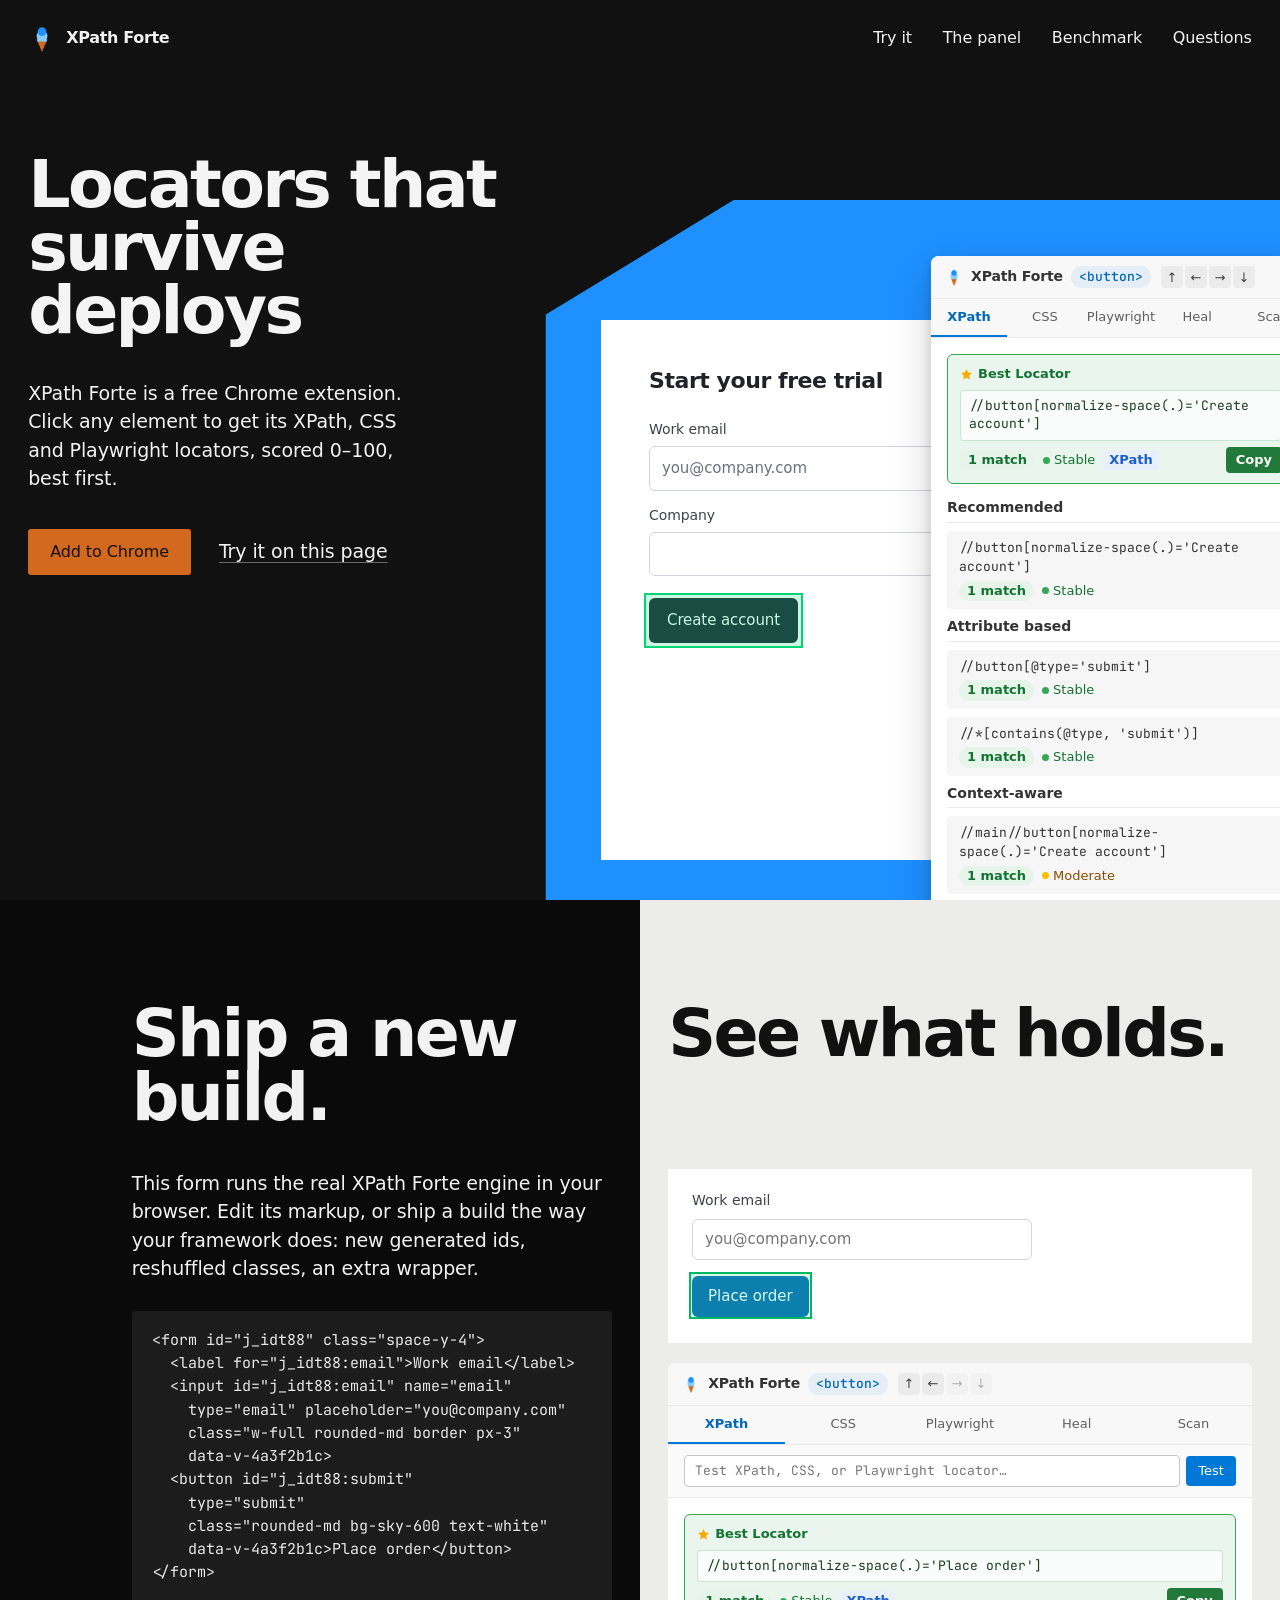
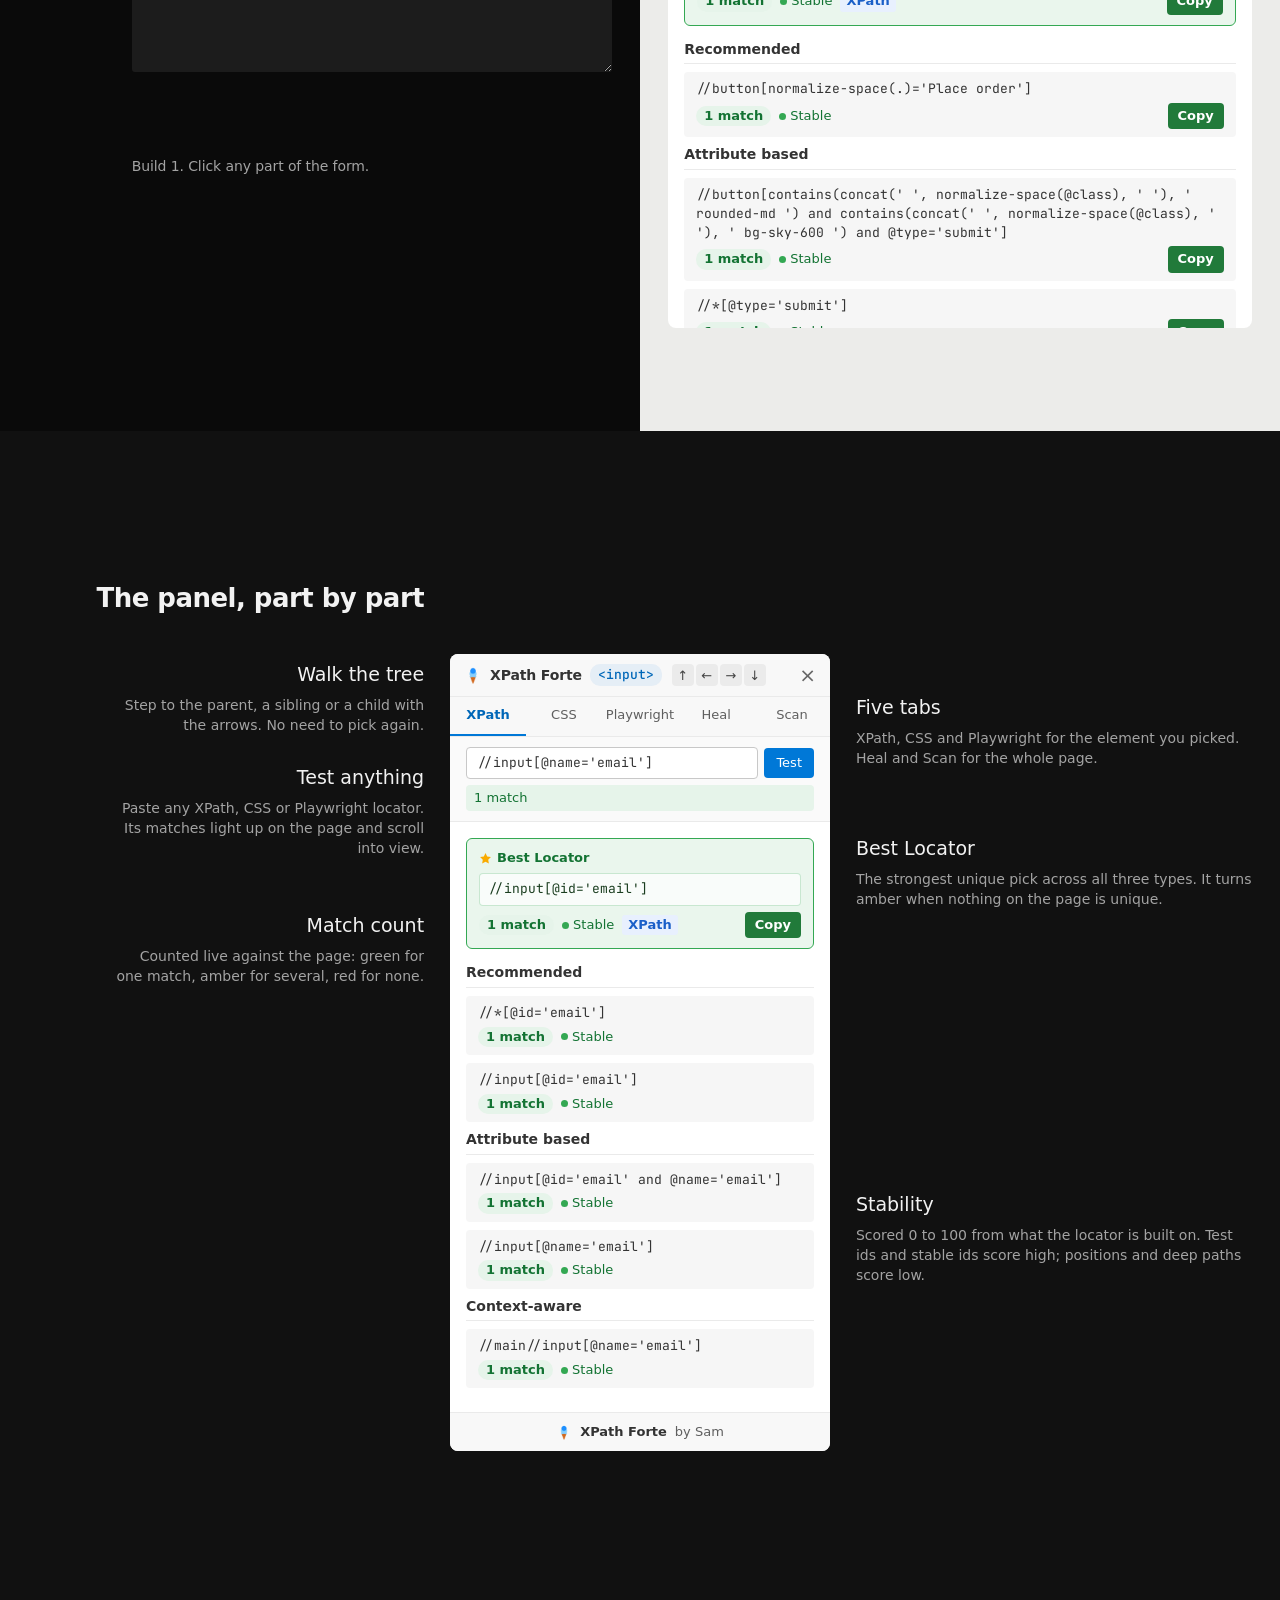
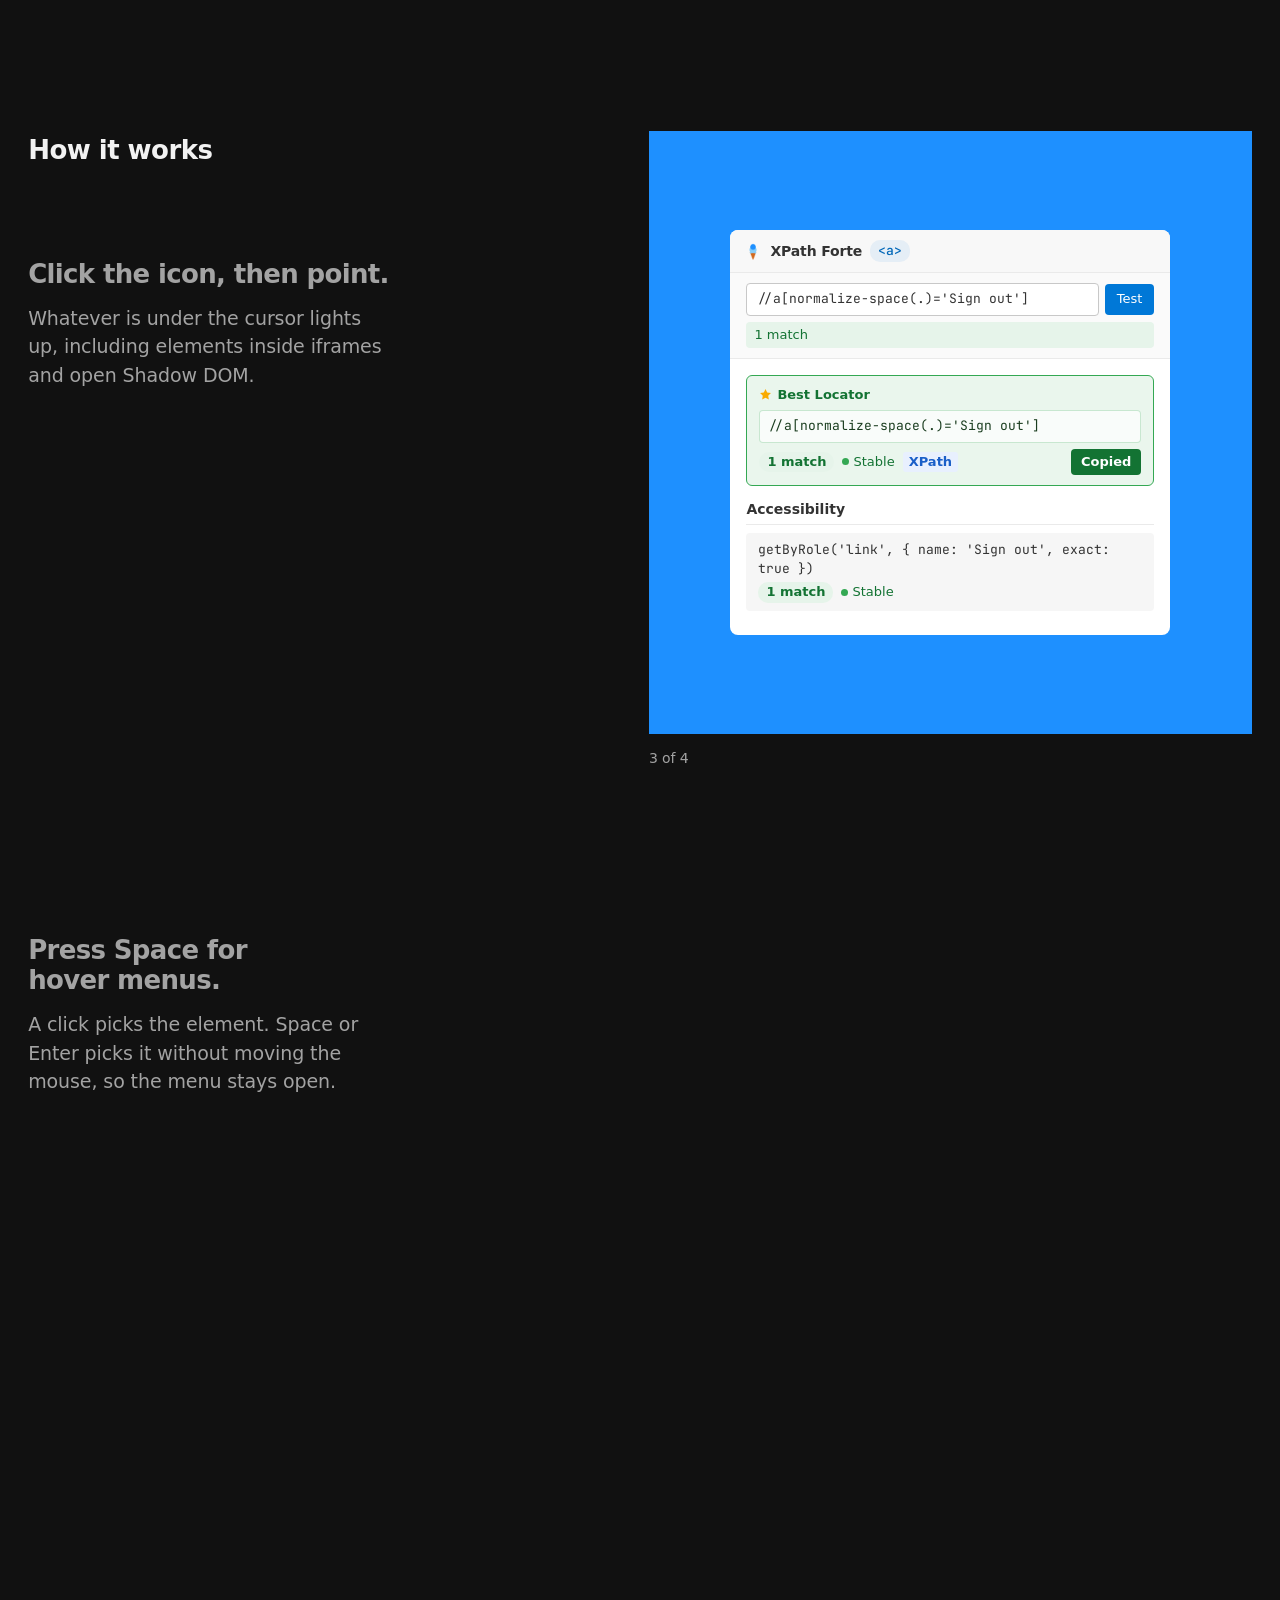
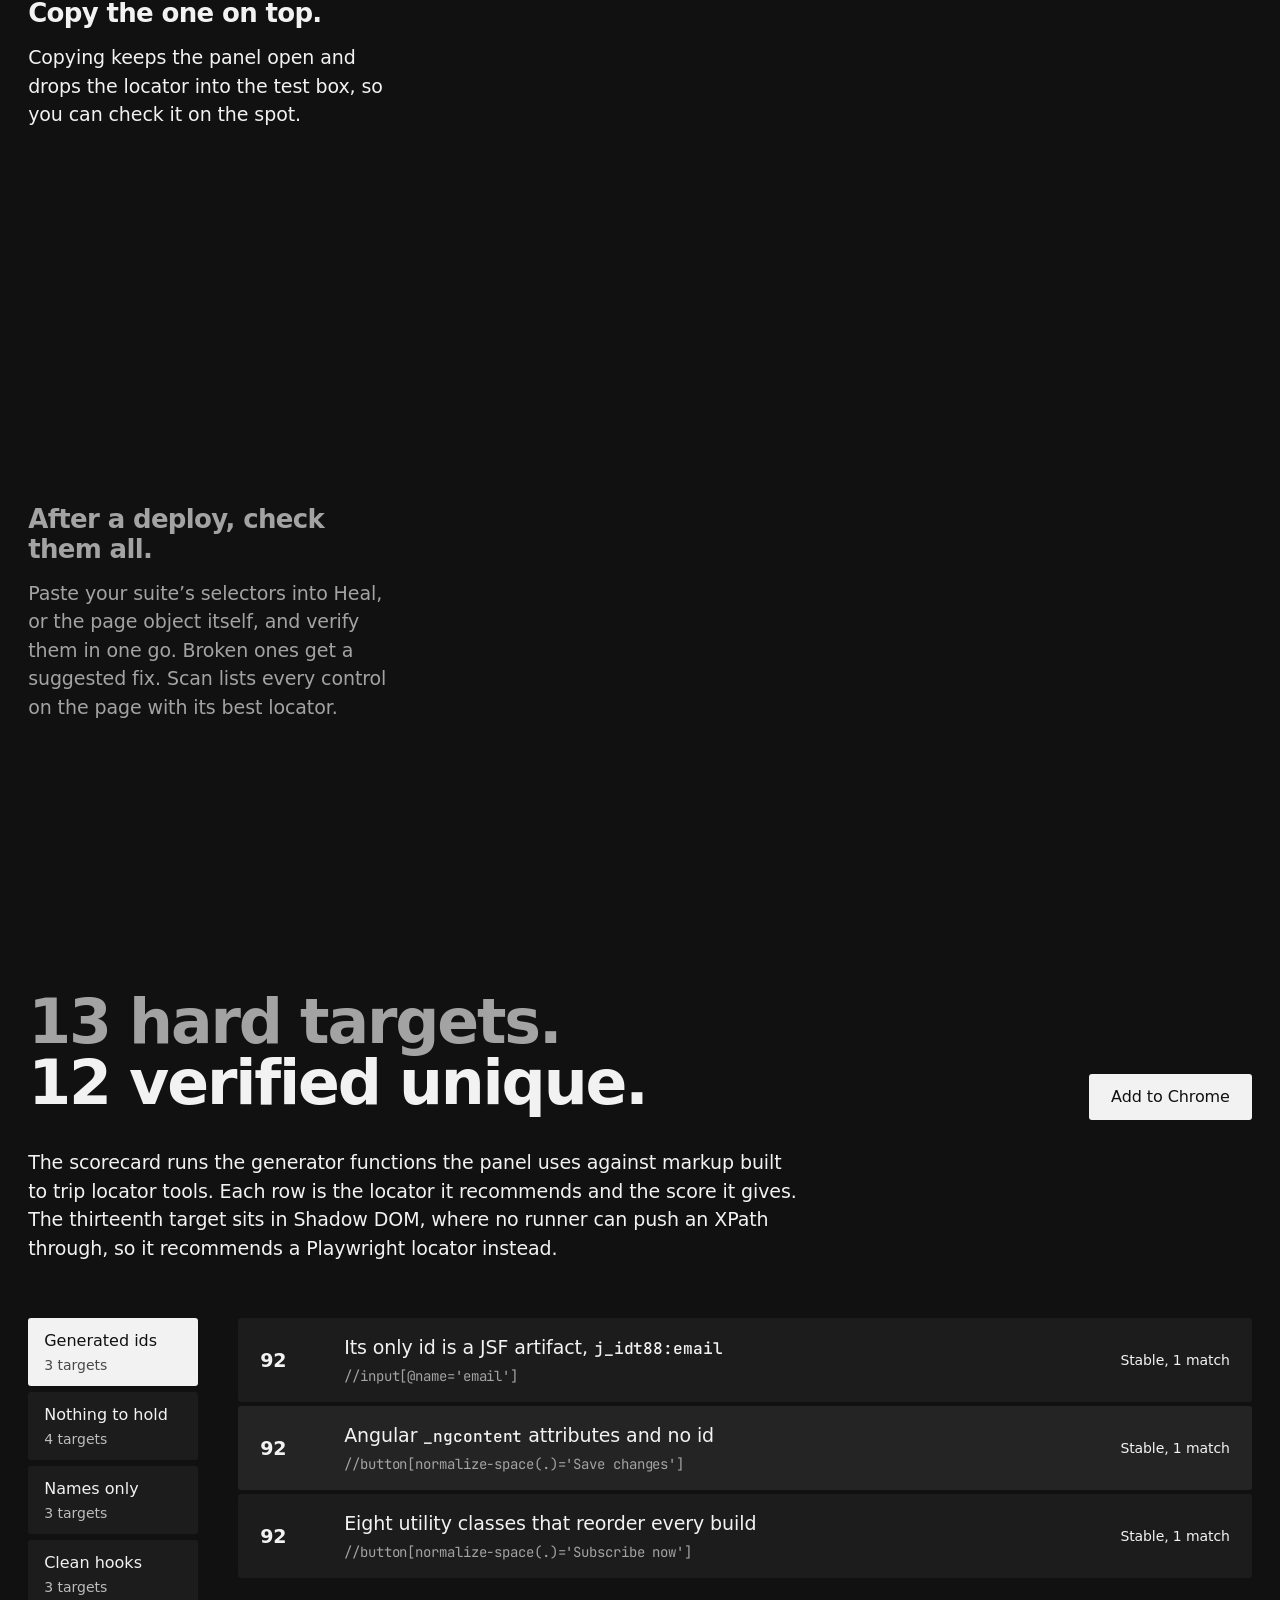
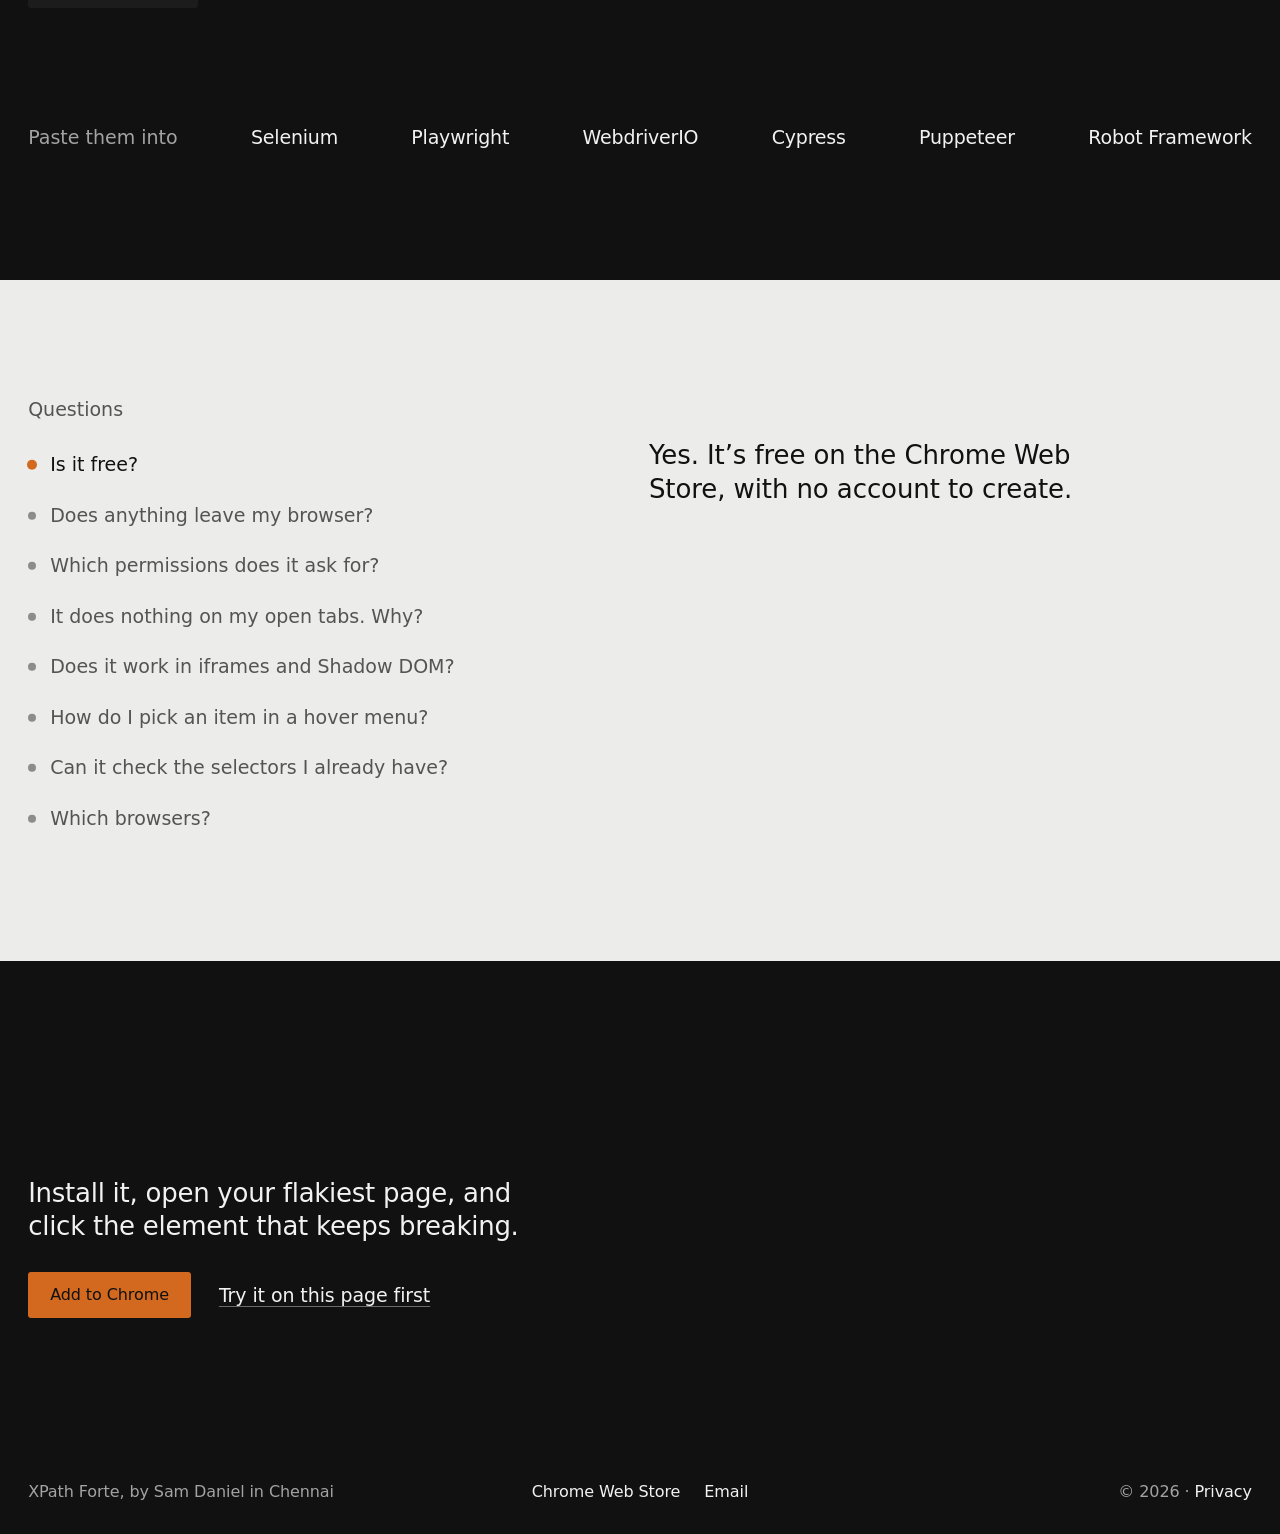
<file: index.html>
<!DOCTYPE html>
<html lang="en">
<head>
  <meta charset="UTF-8">
  <meta name="viewport" content="width=device-width, initial-scale=1.0">
  <title>XPath Forte — XPath, CSS &amp; Playwright locators that survive deploys</title>
  <meta name="description" content="A free Chrome extension for test automation. Click any element for XPath, CSS and Playwright locators, each scored 0–100 for stability, with the best one picked. Heal and Scan tabs, Shadow DOM and iframes.">
  <meta name="keywords" content="XPath, CSS selector, Playwright locator, Selenium, test automation, locator, Chrome extension, Shadow DOM, iframe">
  <meta name="author" content="Sam Daniel">
  <meta name="google-site-verification" content="AvSgihi4KkhzDq-DyFsaNR0B7VQ4g1ZvSABtdEFABJU" />
  <meta name="theme-color" content="#111111">
  <link rel="canonical" href="https://samdaniel-s.github.io/XpathForte/">

  <!-- Open Graph -->
  <meta property="og:title" content="XPath Forte — locators that survive deploys">
  <meta property="og:description" content="Click any element for XPath, CSS and Playwright locators, each scored 0–100 for stability, with the best one picked. Free Chrome extension.">
  <meta property="og:type" content="website">
  <meta property="og:url" content="https://samdaniel-s.github.io/XpathForte/">
  <meta property="og:image" content="https://samdaniel-s.github.io/XpathForte/og-image.png">
  <meta property="og:image:width" content="1200">
  <meta property="og:image:height" content="630">

  <!-- Twitter Card -->
  <meta name="twitter:card" content="summary_large_image">
  <meta name="twitter:title" content="XPath Forte — locators that survive deploys">
  <meta name="twitter:description" content="XPath, CSS and Playwright locators scored 0–100 for stability, best one first. Free Chrome extension.">
  <meta name="twitter:image" content="https://samdaniel-s.github.io/XpathForte/og-image.png">

  <link rel="icon" type="image/png" href="icons/icon128.png">
  <script>document.documentElement.classList.add('js')</script>
  <link rel="preconnect" href="https://api.fontshare.com">
  <link rel="preconnect" href="https://cdn.fontshare.com" crossorigin>
  <link rel="preconnect" href="https://fonts.googleapis.com">
  <link rel="preconnect" href="https://fonts.gstatic.com" crossorigin>
  <link href="https://api.fontshare.com/v2/css?f[]=switzer@400,500,600&display=swap" rel="stylesheet">
  <link href="https://fonts.googleapis.com/css2?family=JetBrains+Mono:wght@400;500&display=swap" rel="stylesheet"><!-- taste-skill-ignore: code face for literal locators only -->
  <link rel="stylesheet" href="styles.css">
</head>
<body>
  <a class="skip" href="#main">Skip to content</a>

  <header class="bar" id="bar">
    <a class="brand" href="#top" aria-label="XPath Forte, back to top">
      <img src="icons/icon48.png" width="28" height="28" alt="">
      <span>XPath Forte</span>
    </a>
    <nav class="bar__nav" aria-label="Primary">
      <a href="#try">Try it</a>
      <a href="#panel">The panel</a>
      <a href="#benchmark">Benchmark</a>
      <a href="#questions">Questions</a>
    </nav>
  </header>

  <main id="main">

    <!-- ============ Hero ============ -->
    <section class="hero" id="top" aria-labelledby="hero-title">
      <div class="hero__text">
        <h1 class="hero__title lines" id="hero-title">
          <span class="line"><span data-line style="--i:0">Locators that</span></span>
          <span class="line"><span data-line style="--i:1">survive deploys</span></span>
        </h1>
        <p class="hero__lead" data-load style="--d:420ms">XPath Forte is a free Chrome extension. Click any element to get its XPath, CSS and Playwright locators, scored 0–100, best first.</p>
        <div class="hero__actions" data-load style="--d:500ms">
          <a class="btn btn--accent" href="https://chromewebstore.google.com/detail/xpath-forte-by-sam/aapnajplekoonekkimnljfhcilllgedc" target="_blank" rel="noopener">Add to Chrome</a>
          <a class="link" href="#try">Try it on this page</a>
        </div>
      </div>

      <div class="hero__stage" aria-hidden="false">
        <div class="hero__shutter">
          <div class="hero__drift">
            <figure class="hero__shot" aria-label="The XPath Forte panel open on a sign-up form, with the Create account button picked">
              <!-- A cropped piece of a page being inspected -->
              <div class="page" data-ui>
                <div class="page__card">
                  <p class="page__h">Start your free trial</p>
                  <p class="page__label">Work email</p>
                  <p class="page__input">you@company.com</p>
                  <p class="page__label">Company</p>
                  <p class="page__input page__input--empty">&nbsp;</p>
                  <p class="page__btn"><span>Create account</span><span class="hl" aria-hidden="true"></span></p>
                </div>
              </div>
              <!-- The panel, docked over the page -->
              <div class="xf xf--float" data-ui>
                <div class="xf-head">
                  <span class="xf-title"><img src="icons/icon48.png" width="18" height="18" alt="">XPath Forte</span>
                  <code class="xf-tag">&lt;button&gt;</code>
                  <span class="xf-nav" aria-hidden="true"><span>&uarr;</span><span>&larr;</span><span>&rarr;</span><span>&darr;</span></span>
                  <span class="xf-x" aria-hidden="true">&times;</span>
                </div>
                <div class="xf-tabs" aria-hidden="true"><span class="is-on">XPath</span><span>CSS</span><span>Playwright</span><span>Heal</span><span>Scan</span></div>
                <div class="xf-body">
                  <div class="xf-best">
                    <p class="xf-best__label"><svg width="13" height="13" viewBox="0 0 24 24" aria-hidden="true"><path fill="currentColor" d="M12 2l3.1 6.3 6.9 1-5 4.9 1.2 6.8L12 17.8 5.8 21l1.2-6.8-5-4.9 6.9-1z"/></svg>Best Locator</p>
                    <code class="xf-best__value">//button[normalize-space(.)='Create account']</code>
                    <div class="xf-meta"><span class="xf-match is-one">1 match</span><span class="xf-stab is-high" title="Stability: 92/100"><span class="xf-dot"></span>Stable</span><span class="xf-type">XPath</span><span class="xf-copy">Copy</span></div>
                  </div>
                  <p class="xf-sec">Recommended</p>
                  <div class="xf-item"><code>//button[normalize-space(.)='Create account']</code><div class="xf-meta"><span class="xf-match is-one">1 match</span><span class="xf-stab is-high" title="Stability: 92/100"><span class="xf-dot"></span>Stable</span></div></div>
                  <p class="xf-sec">Attribute based</p>
                  <div class="xf-item"><code>//button[@type='submit']</code><div class="xf-meta"><span class="xf-match is-one">1 match</span><span class="xf-stab is-high" title="Stability: 70/100"><span class="xf-dot"></span>Stable</span></div></div>
                  <div class="xf-item"><code>//*[contains(@type, 'submit')]</code><div class="xf-meta"><span class="xf-match is-one">1 match</span><span class="xf-stab is-high" title="Stability: 70/100"><span class="xf-dot"></span>Stable</span></div></div>
                  <p class="xf-sec">Context-aware</p>
                  <div class="xf-item"><code>//main//button[normalize-space(.)='Create account']</code><div class="xf-meta"><span class="xf-match is-one">1 match</span><span class="xf-stab is-mid" title="Stability: 65/100"><span class="xf-dot"></span>Moderate</span></div></div>
                  <div class="xf-item"><code>//button[contains(concat(" ", normalize-space(@class), " "), ' btn ') and normalize-space(.)='Create account']</code><div class="xf-meta"><span class="xf-match is-one">1 match</span><span class="xf-stab is-mid" title="Stability: 65/100"><span class="xf-dot"></span>Moderate</span></div></div>
                </div>
              </div>
            </figure>
          </div>
        </div>
      </div>
    </section>

    <!-- ============ Try it: input half, output half ============ -->
    <section class="try" id="try" aria-labelledby="try-title">
      <h2 class="try__title" id="try-title">
        <span class="try__title-a" data-slide="left">Ship a new build.</span>
        <span class="try__title-b" data-slide="right">See what holds.</span>
      </h2>

      <div class="try__in">
        <div class="try__in-inner">
          <p class="try__intro" data-reveal>This form runs the real XPath Forte engine in your browser. Edit its markup, or ship a build the way your framework does: new generated ids, reshuffled classes, an extra wrapper.</p>
          <label class="sr-only" for="try-src">Markup of the form</label>
          <textarea class="try__src" id="try-src" spellcheck="false" autocapitalize="off" autocomplete="off" rows="14" data-reveal style="--d:80ms"></textarea>
          <div class="try__controls" data-reveal style="--d:160ms">
            <button class="btn btn--light" type="button" id="try-ship">Ship a build</button>
            <button class="link link--button" type="button" id="try-reset">Start over</button>
          </div>
          <p class="try__log" id="try-log" aria-live="polite">Build 1. Click any part of the form.</p>
        </div>
      </div>

      <div class="try__out">
        <div class="try__out-inner">
          <figure class="try__page" data-reveal>
            <iframe id="try-frame" title="Specimen page: a sign-up form you can inspect" tabindex="0"></iframe>
            <span class="try__hl try__hl--hover" aria-hidden="true"></span>
            <span class="try__hl try__hl--pick" aria-hidden="true"></span>
            <span class="try__hl-tests" aria-hidden="true"></span>
            <noscript><p class="try__noscript">The live demo needs JavaScript. Everything else on this page works without it.</p></noscript>
          </figure>

          <div class="xf xf--live" data-ui id="live" data-reveal style="--d:120ms">
            <div class="xf-head">
              <span class="xf-title"><img src="icons/icon48.png" width="18" height="18" alt="">XPath Forte</span>
              <code class="xf-tag" id="live-tag">&lt;button&gt;</code>
              <span class="xf-nav">
                <button type="button" data-nav="parent" aria-label="Pick the parent element">&uarr;</button>
                <button type="button" data-nav="prev" aria-label="Pick the previous sibling">&larr;</button>
                <button type="button" data-nav="next" aria-label="Pick the next sibling">&rarr;</button>
                <button type="button" data-nav="child" aria-label="Pick the first child">&darr;</button>
              </span>
            </div>
            <div class="xf-tabs" role="tablist" aria-label="Locator types">
              <button role="tab" type="button" id="lt-xpath" aria-controls="lp-xpath" aria-selected="true" data-tab="xpath">XPath</button>
              <button role="tab" type="button" id="lt-css" aria-controls="lp-css" aria-selected="false" tabindex="-1" data-tab="css">CSS</button>
              <button role="tab" type="button" id="lt-playwright" aria-controls="lp-playwright" aria-selected="false" tabindex="-1" data-tab="playwright">Playwright</button>
              <button role="tab" type="button" id="lt-heal" aria-controls="lp-heal" aria-selected="false" tabindex="-1" data-tab="heal">Heal</button>
              <button role="tab" type="button" id="lt-scan" aria-controls="lp-scan" aria-selected="false" tabindex="-1" data-tab="scan">Scan</button>
            </div>
            <form class="xf-test" id="live-test" autocomplete="off">
              <label class="sr-only" for="live-test-input">Test a locator against the form</label>
              <input id="live-test-input" type="text" spellcheck="false" placeholder="Test XPath, CSS, or Playwright locator…">
              <button type="submit">Test</button>
              <p class="xf-test__result" id="live-test-result" aria-live="polite" hidden></p>
            </form>
            <div class="xf-body">
              <div role="tabpanel" id="lp-xpath" aria-labelledby="lt-xpath" data-panel="xpath"></div>
              <div role="tabpanel" id="lp-css" aria-labelledby="lt-css" data-panel="css" hidden></div>
              <div role="tabpanel" id="lp-playwright" aria-labelledby="lt-playwright" data-panel="playwright" hidden></div>
              <div role="tabpanel" id="lp-heal" aria-labelledby="lt-heal" data-panel="heal" hidden>
                <label class="xf-note" for="live-heal">Paste selectors, one per line. XPath, CSS or Playwright.</label>
                <textarea class="xf-heal__input" id="live-heal" rows="4" spellcheck="false"></textarea>
                <button class="xf-heal__go" type="button" id="live-heal-go">Verify All</button>
                <ul class="xf-heal__rows" id="live-heal-rows" aria-live="polite"></ul>
              </div>
              <div role="tabpanel" id="lp-scan" aria-labelledby="lt-scan" data-panel="scan" hidden>
                <div class="xf-scan__bar"><span id="live-scan-count">0 elements</span><button type="button" class="xf-copy" id="live-scan-copy">Copy All</button></div>
                <ul class="xf-scan__rows" id="live-scan-rows"></ul>
              </div>
            </div>
          </div>
        </div>
      </div>
    </section>

    <!-- ============ The panel, part by part ============ -->
    <section class="plate" id="panel" aria-labelledby="plate-title">
      <h2 class="plate__title" id="plate-title" data-lines>The panel, part by part</h2>

      <div class="plate__stage">
        <ul class="plate__notes plate__notes--l">
          <li class="note" data-target="nav" data-reveal style="--d:0ms">
            <button type="button" class="note__btn"><span class="note__name">Walk the tree</span>
            <span class="note__text">Step to the parent, a sibling or a child with the arrows. No need to pick again.</span></button>
          </li>
          <li class="note" data-target="test" data-reveal style="--d:70ms">
            <button type="button" class="note__btn"><span class="note__name">Test anything</span>
            <span class="note__text">Paste any XPath, CSS or Playwright locator. Its matches light up on the page and scroll into view.</span></button>
          </li>
          <li class="note" data-target="match" data-reveal style="--d:140ms">
            <button type="button" class="note__btn"><span class="note__name">Match count</span>
            <span class="note__text">Counted live against the page: green for one match, amber for several, red for none.</span></button>
          </li>
        </ul>

        <div class="plate__panel">
          <div class="xf xf--plate" data-ui id="plate-panel" data-reveal style="--d:60ms">
            <div class="xf-head" data-part="nav-row">
              <span class="xf-title"><img src="icons/icon48.png" width="18" height="18" alt="">XPath Forte</span>
              <code class="xf-tag">&lt;input&gt;</code>
              <span class="xf-nav" data-part="nav" aria-hidden="true"><span>&uarr;</span><span>&larr;</span><span>&rarr;</span><span>&darr;</span></span>
              <span class="xf-x" aria-hidden="true">&times;</span>
            </div>
            <div class="xf-tabs" role="tablist" aria-label="Locator types" data-part="tabs">
              <button role="tab" type="button" id="pt-xpath" aria-controls="pp-xpath" aria-selected="true" data-tab="xpath">XPath</button>
              <button role="tab" type="button" id="pt-css" aria-controls="pp-css" aria-selected="false" tabindex="-1" data-tab="css">CSS</button>
              <button role="tab" type="button" id="pt-playwright" aria-controls="pp-playwright" aria-selected="false" tabindex="-1" data-tab="playwright">Playwright</button>
              <button role="tab" type="button" id="pt-heal" aria-controls="pp-heal" aria-selected="false" tabindex="-1" data-tab="heal">Heal</button>
              <button role="tab" type="button" id="pt-scan" aria-controls="pp-scan" aria-selected="false" tabindex="-1" data-tab="scan">Scan</button>
            </div>
            <div class="xf-test" data-part="test">
              <code class="xf-test__value">//input[@name='email']</code>
              <span class="xf-test__btn">Test</span>
              <p class="xf-test__result is-ok">1 match</p>
            </div>
            <div class="xf-body">
              <div role="tabpanel" id="pp-xpath" aria-labelledby="pt-xpath" data-panel="xpath">
                <div class="xf-best" data-part="best">
                  <p class="xf-best__label"><svg width="13" height="13" viewBox="0 0 24 24" aria-hidden="true"><path fill="currentColor" d="M12 2l3.1 6.3 6.9 1-5 4.9 1.2 6.8L12 17.8 5.8 21l1.2-6.8-5-4.9 6.9-1z"/></svg>Best Locator</p>
                  <code class="xf-best__value">//input[@id='email']</code>
                  <div class="xf-meta"><span class="xf-match is-one" data-part="match">1 match</span><span class="xf-stab is-high" title="Stability: 90/100"><span class="xf-dot"></span>Stable</span><span class="xf-type">XPath</span><button type="button" class="xf-copy" data-copy="//input[@id='email']">Copy</button></div>
                </div>
                <p class="xf-sec">Recommended</p>
                <div class="xf-item"><code>//*[@id='email']</code><div class="xf-meta"><span class="xf-match is-one">1 match</span><span class="xf-stab is-high" title="Stability: 92/100"><span class="xf-dot"></span>Stable</span></div></div>
                <div class="xf-item"><code>//input[@id='email']</code><div class="xf-meta"><span class="xf-match is-one">1 match</span><span class="xf-stab is-high" title="Stability: 90/100"><span class="xf-dot"></span>Stable</span></div></div>
                <p class="xf-sec">Attribute based</p>
                <div class="xf-item"><code>//input[@id='email' and @name='email']</code><div class="xf-meta"><span class="xf-match is-one">1 match</span><span class="xf-stab is-high" title="Stability: 85/100" data-part="stab"><span class="xf-dot"></span>Stable</span></div></div>
                <div class="xf-item"><code>//input[@name='email']</code><div class="xf-meta"><span class="xf-match is-one">1 match</span><span class="xf-stab is-high" title="Stability: 75/100"><span class="xf-dot"></span>Stable</span></div></div>
                <p class="xf-sec">Context-aware</p>
                <div class="xf-item"><code>//main//input[@name='email']</code><div class="xf-meta"><span class="xf-match is-one">1 match</span><span class="xf-stab is-high" title="Stability: 75/100"><span class="xf-dot"></span>Stable</span></div></div>
              </div>
              <div role="tabpanel" id="pp-css" aria-labelledby="pt-css" data-panel="css" hidden>
                <div class="xf-best">
                  <p class="xf-best__label"><svg width="13" height="13" viewBox="0 0 24 24" aria-hidden="true"><path fill="currentColor" d="M12 2l3.1 6.3 6.9 1-5 4.9 1.2 6.8L12 17.8 5.8 21l1.2-6.8-5-4.9 6.9-1z"/></svg>Best Locator</p>
                  <code class="xf-best__value">//input[@id='email']</code>
                  <div class="xf-meta"><span class="xf-match is-one">1 match</span><span class="xf-stab is-high" title="Stability: 90/100"><span class="xf-dot"></span>Stable</span><span class="xf-type">XPath</span><button type="button" class="xf-copy" data-copy="//input[@id='email']">Copy</button></div>
                </div>
                <p class="xf-sec">ID based</p>
                <div class="xf-item"><code>#email</code><div class="xf-meta"><span class="xf-match is-one">1 match</span><span class="xf-stab is-high" title="Stability: 90/100"><span class="xf-dot"></span>Stable</span></div></div>
                <div class="xf-item"><code>input#email</code><div class="xf-meta"><span class="xf-match is-one">1 match</span><span class="xf-stab is-high" title="Stability: 90/100"><span class="xf-dot"></span>Stable</span></div></div>
                <p class="xf-sec">Attribute based</p>
                <div class="xf-item"><code>input[type="email"][name="email"]</code><div class="xf-meta"><span class="xf-match is-one">1 match</span><span class="xf-stab is-high" title="Stability: 75/100"><span class="xf-dot"></span>Stable</span></div></div>
                <div class="xf-item"><code>input[placeholder="you@company.com"]</code><div class="xf-meta"><span class="xf-match is-one">1 match</span><span class="xf-stab is-high" title="Stability: 72/100"><span class="xf-dot"></span>Stable</span></div></div>
                <p class="xf-sec">Context-aware</p>
                <div class="xf-item"><code>section.signup &gt; input:first-of-type</code><div class="xf-meta"><span class="xf-match is-one">1 match</span><span class="xf-stab is-mid" title="Stability: 50/100"><span class="xf-dot"></span>Moderate</span></div></div>
              </div>
              <div role="tabpanel" id="pp-playwright" aria-labelledby="pt-playwright" data-panel="playwright" hidden>
                <div class="xf-best">
                  <p class="xf-best__label"><svg width="13" height="13" viewBox="0 0 24 24" aria-hidden="true"><path fill="currentColor" d="M12 2l3.1 6.3 6.9 1-5 4.9 1.2 6.8L12 17.8 5.8 21l1.2-6.8-5-4.9 6.9-1z"/></svg>Best Locator</p>
                  <code class="xf-best__value">//input[@id='email']</code>
                  <div class="xf-meta"><span class="xf-match is-one">1 match</span><span class="xf-stab is-high" title="Stability: 90/100"><span class="xf-dot"></span>Stable</span><span class="xf-type">XPath</span><button type="button" class="xf-copy" data-copy="//input[@id='email']">Copy</button></div>
                </div>
                <p class="xf-sec">Role based</p>
                <div class="xf-item"><code>getByRole('textbox', { name: 'Work email', exact: true })</code><div class="xf-meta"><span class="xf-match is-one">1 match</span><span class="xf-stab is-high" title="Stability: 90/100"><span class="xf-dot"></span>Stable</span></div></div>
                <p class="xf-sec">Label</p>
                <div class="xf-item"><code>getByLabel('Work email', { exact: true })</code><div class="xf-meta"><span class="xf-match is-one">1 match</span><span class="xf-stab is-high" title="Stability: 88/100"><span class="xf-dot"></span>Stable</span></div></div>
                <p class="xf-sec">Attribute based</p>
                <div class="xf-item"><code>getByPlaceholder('you@company.com')</code><div class="xf-meta"><span class="xf-match is-one">1 match</span><span class="xf-stab is-high" title="Stability: 75/100"><span class="xf-dot"></span>Stable</span></div></div>
              </div>
              <div role="tabpanel" id="pp-heal" aria-labelledby="pt-heal" data-panel="heal" hidden>
                <p class="xf-note">Paste selectors, one per line. XPath, CSS or Playwright.</p>
                <code class="xf-heal__pasted">//input[@id='email']
#signup .btn-primary
//button[@id='j_idt12:submit']
getByLabel('Work email')</code>
                <span class="xf-heal__go">Verify All</span>
                <ul class="xf-heal__rows">
                  <li><code>//input[@id='email']</code><span class="xf-match is-one">Unique</span></li>
                  <li><code>#signup .btn-primary</code><span class="xf-match is-many">2 matches</span></li>
                  <li><code>//button[@id='j_idt12:submit']</code><span class="xf-match is-none">No match</span></li>
                  <li><code>getByLabel('Work email')</code><span class="xf-match is-one">Unique</span></li>
                </ul>
              </div>
              <div role="tabpanel" id="pp-scan" aria-labelledby="pt-scan" data-panel="scan" hidden>
                <div class="xf-scan__bar"><span>3 elements</span><span class="xf-copy">Copy All</span><span class="xf-copy">Download</span></div>
                <ul class="xf-scan__rows">
                  <li><span class="xf-scan__tag">input</span><code>//input[@id='email']</code></li>
                  <li><span class="xf-scan__tag">input</span><code>//input[@name='company']</code></li>
                  <li><span class="xf-scan__tag">button</span><code>//button[normalize-space(.)='Create account']</code></li>
                </ul>
              </div>
            </div>
            <div class="xf-foot"><img src="icons/icon48.png" width="16" height="16" alt=""><strong>XPath Forte</strong><span>by Sam</span></div>
          </div>
          <span class="plate__ring" aria-hidden="true"></span>
        </div>

        <ul class="plate__notes plate__notes--r">
          <li class="note" data-target="tabs" data-reveal style="--d:35ms">
            <button type="button" class="note__btn"><span class="note__name">Five tabs</span>
            <span class="note__text">XPath, CSS and Playwright for the element you picked. Heal and Scan for the whole page.</span></button>
          </li>
          <li class="note" data-target="best" data-reveal style="--d:105ms">
            <button type="button" class="note__btn"><span class="note__name">Best Locator</span>
            <span class="note__text">The strongest unique pick across all three types. It turns amber when nothing on the page is unique.</span></button>
          </li>
          <li class="note" data-target="stab" data-reveal style="--d:175ms">
            <button type="button" class="note__btn"><span class="note__name">Stability</span>
            <span class="note__text">Scored 0 to 100 from what the locator is built on. Test ids and stable ids score high; positions and deep paths score low.</span></button>
          </li>
        </ul>
      </div>
    </section>

    <!-- ============ How it works: pinned fragment, changing state ============ -->
    <section class="how" id="how" aria-labelledby="how-title">
      <div class="how__steps">
        <h2 class="how__title" id="how-title">How it works</h2>
        <ol class="how__list">
          <li class="step is-on" data-step="0">
            <p class="step__say">Click the icon, then&nbsp;point.</p>
            <p class="step__more">Whatever is under the cursor lights up, including elements inside iframes and open Shadow DOM.</p>
          </li>
          <li class="step" data-step="1">
            <p class="step__say">Press Space for hover&nbsp;menus.</p>
            <p class="step__more">A click picks the element. Space or Enter picks it without moving the mouse, so the menu stays open.</p>
          </li>
          <li class="step" data-step="2">
            <p class="step__say">Copy the one on&nbsp;top.</p>
            <p class="step__more">Copying keeps the panel open and drops the locator into the test box, so you can check it on the spot.</p>
          </li>
          <li class="step" data-step="3">
            <p class="step__say">After a deploy, check them&nbsp;all.</p>
            <p class="step__more">Paste your suite’s selectors into Heal, or the page object itself, and verify them in one go. Broken ones get a suggested fix. Scan lists every control on the page with its best locator.</p>
          </li>
        </ol>
      </div>

      <div class="how__stage">
        <div class="how__board">
          <!-- State 0: pointing -->
          <div class="state is-on" data-state="0">
            <div class="site" data-ui>
              <div class="site__bar"><span class="site__logo">acme</span><span>Docs</span><span class="site__hot">Pricing<span class="hl" aria-hidden="true"></span></span><span>Account</span></div>
              <p class="site__h">Plans for every team</p>
              <div class="site__row"><span class="site__tile">Starter</span><span class="site__tile">Team</span><span class="site__tile">Scale</span></div>
            </div>
            <svg class="cursor" width="22" height="22" viewBox="0 0 24 24" aria-hidden="true"><path d="M4 2l16 9.5-7 1.6L9.6 20z" fill="#111" stroke="#fff" stroke-width="1.5" stroke-linejoin="round"/></svg>
          </div>
          <!-- State 1: hover menu picked with Space -->
          <div class="state" data-state="1">
            <div class="site" data-ui>
              <div class="site__bar"><span class="site__logo">acme</span><span>Docs</span><span>Pricing</span><span class="site__open">Account</span></div>
              <ul class="site__menu">
                <li>Settings</li>
                <li>Billing</li>
                <li class="site__hot">Sign out<span class="hl" aria-hidden="true"></span></li>
              </ul>
            </div>
            <kbd class="key">Space</kbd>
          </div>
          <!-- State 2: Best Locator copied -->
          <div class="state" data-state="2">
            <div class="xf xf--crop" data-ui>
              <div class="xf-head">
                <span class="xf-title"><img src="icons/icon48.png" width="18" height="18" alt="">XPath Forte</span>
                <code class="xf-tag">&lt;a&gt;</code>
              </div>
              <div class="xf-test">
                <code class="xf-test__value">//a[normalize-space(.)='Sign out']</code>
                <span class="xf-test__btn">Test</span>
                <p class="xf-test__result is-ok">1 match</p>
              </div>
              <div class="xf-body">
                <div class="xf-best">
                  <p class="xf-best__label"><svg width="13" height="13" viewBox="0 0 24 24" aria-hidden="true"><path fill="currentColor" d="M12 2l3.1 6.3 6.9 1-5 4.9 1.2 6.8L12 17.8 5.8 21l1.2-6.8-5-4.9 6.9-1z"/></svg>Best Locator</p>
                  <code class="xf-best__value">//a[normalize-space(.)='Sign out']</code>
                  <div class="xf-meta"><span class="xf-match is-one">1 match</span><span class="xf-stab is-high" title="Stability: 92/100"><span class="xf-dot"></span>Stable</span><span class="xf-type">XPath</span><span class="xf-copy is-done">Copied</span></div>
                </div>
                <p class="xf-sec">Accessibility</p>
                <div class="xf-item"><code>getByRole('link', { name: 'Sign out', exact: true })</code><div class="xf-meta"><span class="xf-match is-one">1 match</span><span class="xf-stab is-high" title="Stability: 90/100"><span class="xf-dot"></span>Stable</span></div></div>
              </div>
            </div>
          </div>
          <!-- State 3: Heal after a deploy -->
          <div class="state" data-state="3">
            <div class="xf xf--crop" data-ui>
              <div class="xf-head">
                <span class="xf-title"><img src="icons/icon48.png" width="18" height="18" alt="">XPath Forte</span>
              </div>
              <div class="xf-tabs" aria-hidden="true"><span>XPath</span><span>CSS</span><span>Playwright</span><span class="is-on">Heal</span><span>Scan</span></div>
              <div class="xf-body">
                <span class="xf-heal__go">Verify All</span>
                <ul class="xf-heal__rows">
                  <li><code>//a[normalize-space(.)='Sign out']</code><span class="xf-match is-one">Unique</span></li>
                  <li><code>getByRole('button', { name: 'Create account' })</code><span class="xf-match is-one">Unique</span></li>
                  <li><code>#nav .menu-item</code><span class="xf-match is-many">3 matches</span></li>
                  <li><code>//button[@id='j_idt88:submit']</code><span class="xf-match is-none">No match</span></li>
                </ul>
              </div>
            </div>
          </div>
        </div>
        <p class="how__count" aria-hidden="true"><span id="how-now">1</span> of 4</p>
      </div>
    </section>

    <!-- ============ Benchmark: tabs + banded rows ============ -->
    <section class="bench" id="benchmark" aria-labelledby="bench-title">
      <div class="bench__top">
        <h2 class="bench__title" id="bench-title">
          <span class="bench__soft">13 hard targets.</span>
          <span>12 verified unique.</span>
        </h2>
        <a class="btn btn--light" href="https://chromewebstore.google.com/detail/xpath-forte-by-sam/aapnajplekoonekkimnljfhcilllgedc" target="_blank" rel="noopener">Add to Chrome</a>
      </div>
      <p class="bench__lead" data-reveal>The scorecard runs the generator functions the panel uses against markup built to trip locator tools. Each row is the locator it recommends and the score it gives. The thirteenth target sits in Shadow DOM, where no runner can push an XPath through, so it recommends a Playwright locator instead.</p>

      <div class="bench__body">
        <div class="bench__tabs" role="tablist" aria-label="Kinds of target" aria-orientation="vertical">
          <button role="tab" type="button" id="bt-gen" aria-controls="bp-gen" aria-selected="true"><span class="bench__tab-name">Generated ids</span><span class="bench__tab-n">3 targets</span></button>
          <button role="tab" type="button" id="bt-none" aria-controls="bp-none" aria-selected="false" tabindex="-1"><span class="bench__tab-name">Nothing to hold</span><span class="bench__tab-n">4 targets</span></button>
          <button role="tab" type="button" id="bt-names" aria-controls="bp-names" aria-selected="false" tabindex="-1"><span class="bench__tab-name">Names only</span><span class="bench__tab-n">3 targets</span></button>
          <button role="tab" type="button" id="bt-clean" aria-controls="bp-clean" aria-selected="false" tabindex="-1"><span class="bench__tab-name">Clean hooks</span><span class="bench__tab-n">3 targets</span></button>
        </div>

        <div class="bench__panels">
          <ul class="bands" role="tabpanel" id="bp-gen" aria-labelledby="bt-gen">
            <li class="band"><span class="band__score">92</span><span class="band__what"><span class="band__title">Its only id is a JSF artifact, <code>j_idt88:email</code></span><code class="band__loc">//input[@name='email']</code></span><span class="band__verdict">Stable, 1&nbsp;match</span></li>
            <li class="band"><span class="band__score">92</span><span class="band__what"><span class="band__title">Angular <code>_ngcontent</code> attributes and no id</span><code class="band__loc">//button[normalize-space(.)='Save changes']</code></span><span class="band__verdict">Stable, 1&nbsp;match</span></li>
            <li class="band"><span class="band__score">92</span><span class="band__what"><span class="band__title">Eight utility classes that reorder every build</span><code class="band__loc">//button[normalize-space(.)='Subscribe now']</code></span><span class="band__verdict">Stable, 1&nbsp;match</span></li>
          </ul>
          <ul class="bands" role="tabpanel" id="bp-none" aria-labelledby="bt-none" hidden>
            <li class="band"><span class="band__score">40</span><span class="band__what"><span class="band__title">One of three identical Edit buttons</span><code class="band__loc">//h3[normalize-space(text())='Invoice B']/following-sibling::button[1]</code></span><span class="band__verdict">Fragile, 1&nbsp;match</span></li>
            <li class="band"><span class="band__score">50</span><span class="band__what"><span class="band__title">A list item with no id, class or text</span><code class="band__loc">ul.dots &gt; li:last-of-type</code></span><span class="band__verdict">Moderate, 1&nbsp;match</span></li>
            <li class="band"><span class="band__score">92</span><span class="band__what"><span class="band__title">One cell in a status table</span><code class="band__loc">//table[@id='report']//td[normalize-space(.)='Paused']</code></span><span class="band__verdict">Stable, 1&nbsp;match</span></li>
            <li class="band"><span class="band__score">90</span><span class="band__what"><span class="band__title">A bare input named only by its label</span><code class="band__loc">//input[@id='ship-addr']</code></span><span class="band__verdict">Stable, 1&nbsp;match</span></li>
          </ul>
          <ul class="bands" role="tabpanel" id="bp-names" aria-labelledby="bt-names" hidden>
            <li class="band"><span class="band__score">90</span><span class="band__what"><span class="band__title">An icon-only button with an aria-label</span><code class="band__loc">getByRole('button', { name: 'Close dialog', exact: true })</code></span><span class="band__verdict">Stable, 1&nbsp;match</span></li>
            <li class="band"><span class="band__score">92</span><span class="band__what"><span class="band__title">A div with role="button" and no native hooks</span><code class="band__loc">//div[normalize-space(.)='Toggle sidebar']</code></span><span class="band__verdict">Stable, 1&nbsp;match</span></li>
            <li class="band"><span class="band__score">60</span><span class="band__what"><span class="band__title">Link text with both kinds of quote and an order number</span><code class="band__loc">//a[normalize-space(.)='Order #12345 — "Rush"']</code></span><span class="band__verdict">Moderate, 1&nbsp;match</span></li>
          </ul>
          <ul class="bands" role="tabpanel" id="bp-clean" aria-labelledby="bt-clean" hidden>
            <li class="band"><span class="band__score">90</span><span class="band__what"><span class="band__title">A clean, human-written id</span><code class="band__loc">//button[@id='checkout-submit']</code></span><span class="band__verdict">Stable, 1&nbsp;match</span></li>
            <li class="band"><span class="band__score">95</span><span class="band__what"><span class="band__title">A plain div with a data-testid</span><code class="band__loc">//div[@data-testid='user-card']</code></span><span class="band__verdict">Stable, 1&nbsp;match</span></li>
            <li class="band"><span class="band__score">95</span><span class="band__what"><span class="band__title">A button inside an open Shadow DOM</span><code class="band__loc">getByTestId('buy')</code></span><span class="band__verdict">Stable, 1&nbsp;match</span></li>
          </ul>
        </div>
      </div>

      <p class="bench__fits"><span class="bench__fits-lead">Paste them into</span>
        <span>Selenium</span><span>Playwright</span><span>WebdriverIO</span><span>Cypress</span><span>Puppeteer</span><span>Robot Framework</span>
      </p>
    </section>

    <!-- ============ Questions ============ -->
    <section class="faq" id="questions" aria-labelledby="faq-title">
      <div class="faq__list">
        <h2 class="faq__title" id="faq-title">Questions</h2>
        <div class="qa is-on">
          <h3 class="qa__q"><button type="button" aria-expanded="true" aria-controls="qa-1" id="qq-1">Is it free?</button></h3>
          <div class="qa__a" id="qa-1" role="region" aria-labelledby="qq-1"><p>Yes. It’s free on the Chrome Web Store, with no account to create.</p></div>
        </div>
        <div class="qa">
          <h3 class="qa__q"><button type="button" aria-expanded="false" aria-controls="qa-2" id="qq-2">Does anything leave my browser?</button></h3>
          <div class="qa__a" id="qa-2" role="region" aria-labelledby="qq-2"><p>No. Locators are generated inside the tab you’re inspecting. There are no analytics, no tracking and no account.</p></div>
        </div>
        <div class="qa">
          <h3 class="qa__q"><button type="button" aria-expanded="false" aria-controls="qa-3" id="qq-3">Which permissions does it ask for?</button></h3>
          <div class="qa__a" id="qa-3" role="region" aria-labelledby="qq-3"><p>activeTab, scripting, contextMenus and alarms. There are no host permissions, so it only touches a page after you click the icon or the menu item.</p></div>
        </div>
        <div class="qa">
          <h3 class="qa__q"><button type="button" aria-expanded="false" aria-controls="qa-4" id="qq-4">It does nothing on my open tabs. Why?</button></h3>
          <div class="qa__a" id="qa-4" role="region" aria-labelledby="qq-4"><p>Tabs that were open before you installed it need one reload to load the extension. After that it works on every page you open.</p></div>
        </div>
        <div class="qa">
          <h3 class="qa__q"><button type="button" aria-expanded="false" aria-controls="qa-5" id="qq-5">Does it work in iframes and Shadow&nbsp;DOM?</button></h3>
          <div class="qa__a" id="qa-5" role="region" aria-labelledby="qq-5"><p>Yes. Elements in nested frames are picked inside their own frame, and the panel shows the frame chain to switch into; Playwright locators come wrapped in <code>frameLocator()</code>. Frames from other sites work once you allow them in Settings. In Shadow DOM, open or closed, it recommends Playwright or piercing CSS with <code>&gt;&gt;&gt;</code>, never an XPath a runner can’t push through the shadow root.</p></div>
        </div>
        <div class="qa">
          <h3 class="qa__q"><button type="button" aria-expanded="false" aria-controls="qa-6" id="qq-6">How do I pick an item in a hover menu?</button></h3>
          <div class="qa__a" id="qa-6" role="region" aria-labelledby="qq-6"><p>Hover it, then press Space or Enter. You never move the mouse to click, so the menu stays open while it’s picked.</p></div>
        </div>
        <div class="qa">
          <h3 class="qa__q"><button type="button" aria-expanded="false" aria-controls="qa-7" id="qq-7">Can it check the selectors I already have?</button></h3>
          <div class="qa__a" id="qa-7" role="region" aria-labelledby="qq-7"><p>That’s the Heal tab. Paste them one per line, or paste your test code as it is (<code>By.xpath(…)</code>, <code>@FindBy</code>, <code>page.getByRole(…)</code>, <code>cy.get(…)</code>), and press Verify All. For any that broke, Suggest fix shows the element it most likely meant and a fresh locator for it.</p></div>
        </div>
        <div class="qa">
          <h3 class="qa__q"><button type="button" aria-expanded="false" aria-controls="qa-8" id="qq-8">Which browsers?</button></h3>
          <div class="qa__a" id="qa-8" role="region" aria-labelledby="qq-8"><p>Chrome, and other Chromium browsers that install extensions from the Chrome Web Store.</p></div>
        </div>
      </div>
      <div class="faq__pane" aria-hidden="true"><p class="faq__answer" id="faq-answer"></p></div>
    </section>

    <!-- ============ The ask ============ -->
    <section class="end" aria-labelledby="end-title">
      <h2 class="end__say" id="end-title" data-reveal>Install it, open your flakiest page, and click the element that keeps breaking.</h2>
      <div class="end__actions" data-reveal style="--d:90ms">
        <a class="btn btn--accent" href="https://chromewebstore.google.com/detail/xpath-forte-by-sam/aapnajplekoonekkimnljfhcilllgedc" target="_blank" rel="noopener">Add to Chrome</a>
        <a class="link" href="#try">Try it on this page first</a>
      </div>
    </section>
  </main>

  <footer class="foot">
    <p class="foot__what">XPath Forte, by Sam Daniel in Chennai</p>
    <p class="foot__links">
      <a href="https://chromewebstore.google.com/detail/xpath-forte-by-sam/aapnajplekoonekkimnljfhcilllgedc" target="_blank" rel="noopener">Chrome Web Store</a>
      <a href="mailto:mailtosamdaniel@gmail.com">Email</a>
    </p>
    <p class="foot__legal">&copy; 2026 · <a href="privacy.html">Privacy</a></p>
  </footer>

  <script src="vendor/lenis.min.js" defer></script>
  <script src="site.js" defer></script>
</body>
</html>
</file>
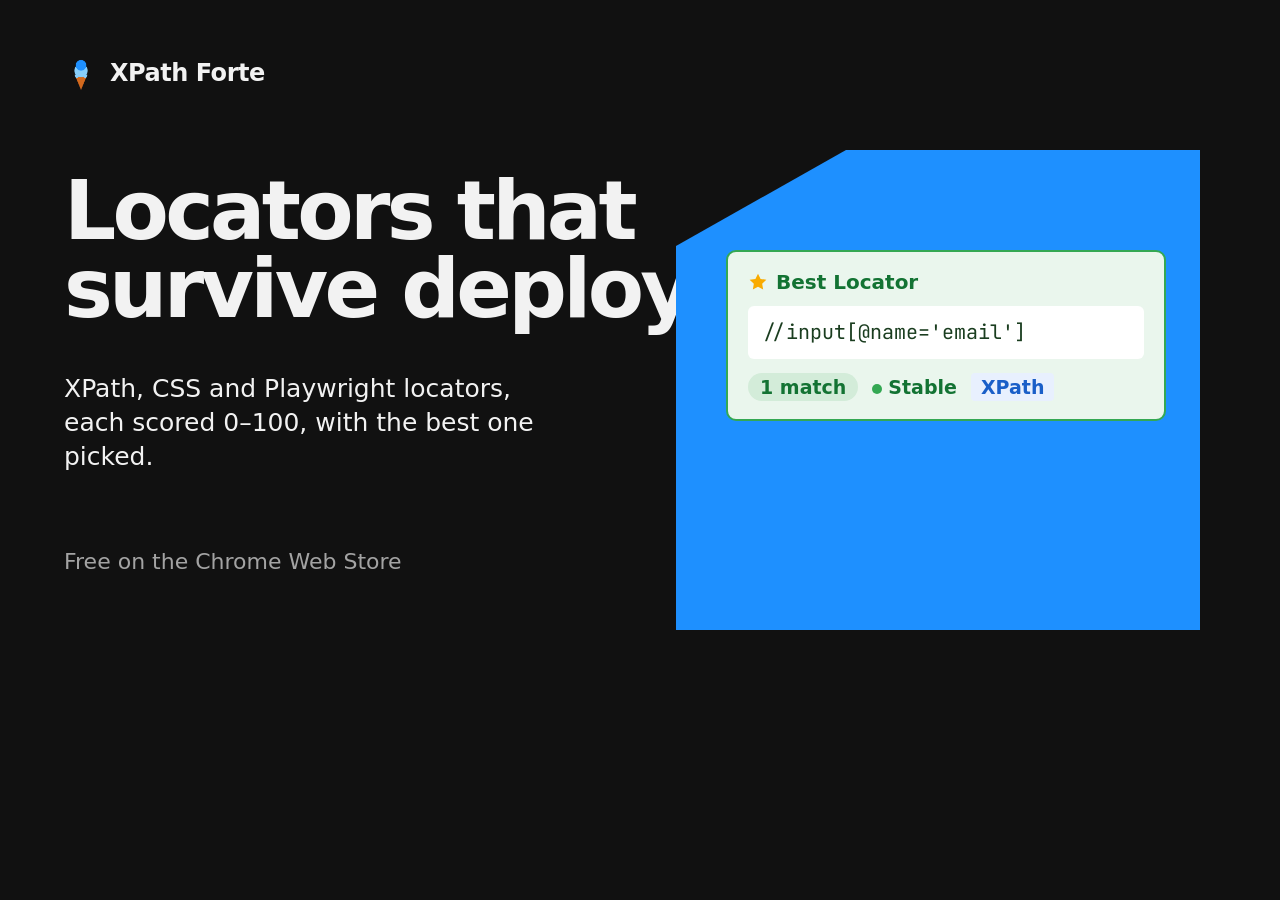
<file: og-image.html>
<!DOCTYPE html>
<html lang="en">
<head>
  <meta charset="UTF-8">
  <meta name="viewport" content="width=1200">
  <title>OG Image — XPath Forte</title>
  <!-- Source for og-image.png (1200×630). Render it with headless Chrome at 1200×630. -->
  <link href="https://api.fontshare.com/v2/css?f[]=switzer@400,500,600&display=swap" rel="stylesheet">
  <link href="https://fonts.googleapis.com/css2?family=JetBrains+Mono:wght@400;500&display=swap" rel="stylesheet"><!-- taste-skill-ignore: code face for the locator only -->
  <style>
    * { margin: 0; padding: 0; box-sizing: border-box; }
    body {
      width: 1200px; height: 630px; overflow: hidden; position: relative;
      background: #111111; color: #f2f2f2;
      font-family: 'Switzer', system-ui, sans-serif;
    }
    .brand { position: absolute; left: 64px; top: 56px; display: flex; align-items: center; gap: 12px; font-size: 24px; font-weight: 600; letter-spacing: -0.02em; }
    .brand img { width: 34px; height: 34px; }
    h1 { position: absolute; left: 64px; top: 172px; font-size: 82px; font-weight: 600; letter-spacing: -0.045em; line-height: 0.95; }
    .lead { position: absolute; left: 64px; top: 372px; width: 470px; font-size: 25px; line-height: 1.35; color: #f2f2f2; }
    .free { position: absolute; left: 64px; bottom: 56px; font-size: 22px; color: #a3a3a3; }
    .stage {
      position: absolute; left: 676px; right: 0; top: 150px; bottom: 0; background: #1e90ff;
      clip-path: polygon(0 96px, 170px 0, 100% 0, 100% 100%, 0 100%);
    }
    .best {
      position: absolute; left: 726px; top: 250px; width: 440px;
      padding: 18px 20px; border-radius: 10px; background: #eaf6ed; color: #137333;
      border: 2px solid #34a853; /* taste-skill-ignore: the panel's own banner (data-ui) */
    }
    .best__label { font-size: 20px; font-weight: 700; margin-bottom: 12px; display: flex; gap: 8px; align-items: center; }
    .best__label svg { color: #f9ab00; }
    .best code {
      display: block; padding: 12px 14px; border-radius: 6px; background: #fff; color: #1a3d1f;
      font-family: 'JetBrains Mono', monospace; font-size: 20px; line-height: 1.45; /* taste-skill-ignore: a locator is code */
    }
    .meta { display: flex; gap: 14px; align-items: center; margin-top: 14px; font-size: 19px; font-weight: 600; }
    .pill { padding: 3px 12px; border-radius: 14px; background: #d3ecd9; }
    .dot { width: 10px; height: 10px; border-radius: 50%; background: #34a853; display: inline-block; margin-right: 6px; }
    .type { padding: 3px 10px; border-radius: 4px; background: #e8f0fe; color: #1a5fc8; }
  </style>
</head>
<body>
  <div class="brand"><img src="icons/icon128.png" alt="">XPath Forte</div>
  <h1>Locators that<br>survive deploys</h1>
  <p class="lead">XPath, CSS and Playwright locators, each scored 0–100, with the best one picked.</p>
  <p class="free">Free on the Chrome Web Store</p>
  <div class="stage" aria-hidden="true"></div>
  <div class="best" data-ui>
    <p class="best__label"><svg width="20" height="20" viewBox="0 0 24 24" aria-hidden="true"><path fill="currentColor" d="M12 2l3.1 6.3 6.9 1-5 4.9 1.2 6.8L12 17.8 5.8 21l1.2-6.8-5-4.9 6.9-1z"/></svg>Best Locator</p>
    <code>//input[@name='email']</code>
    <div class="meta"><span class="pill">1 match</span><span><span class="dot"></span>Stable</span><span class="type">XPath</span></div>
  </div>
</body>
</html>
</file>
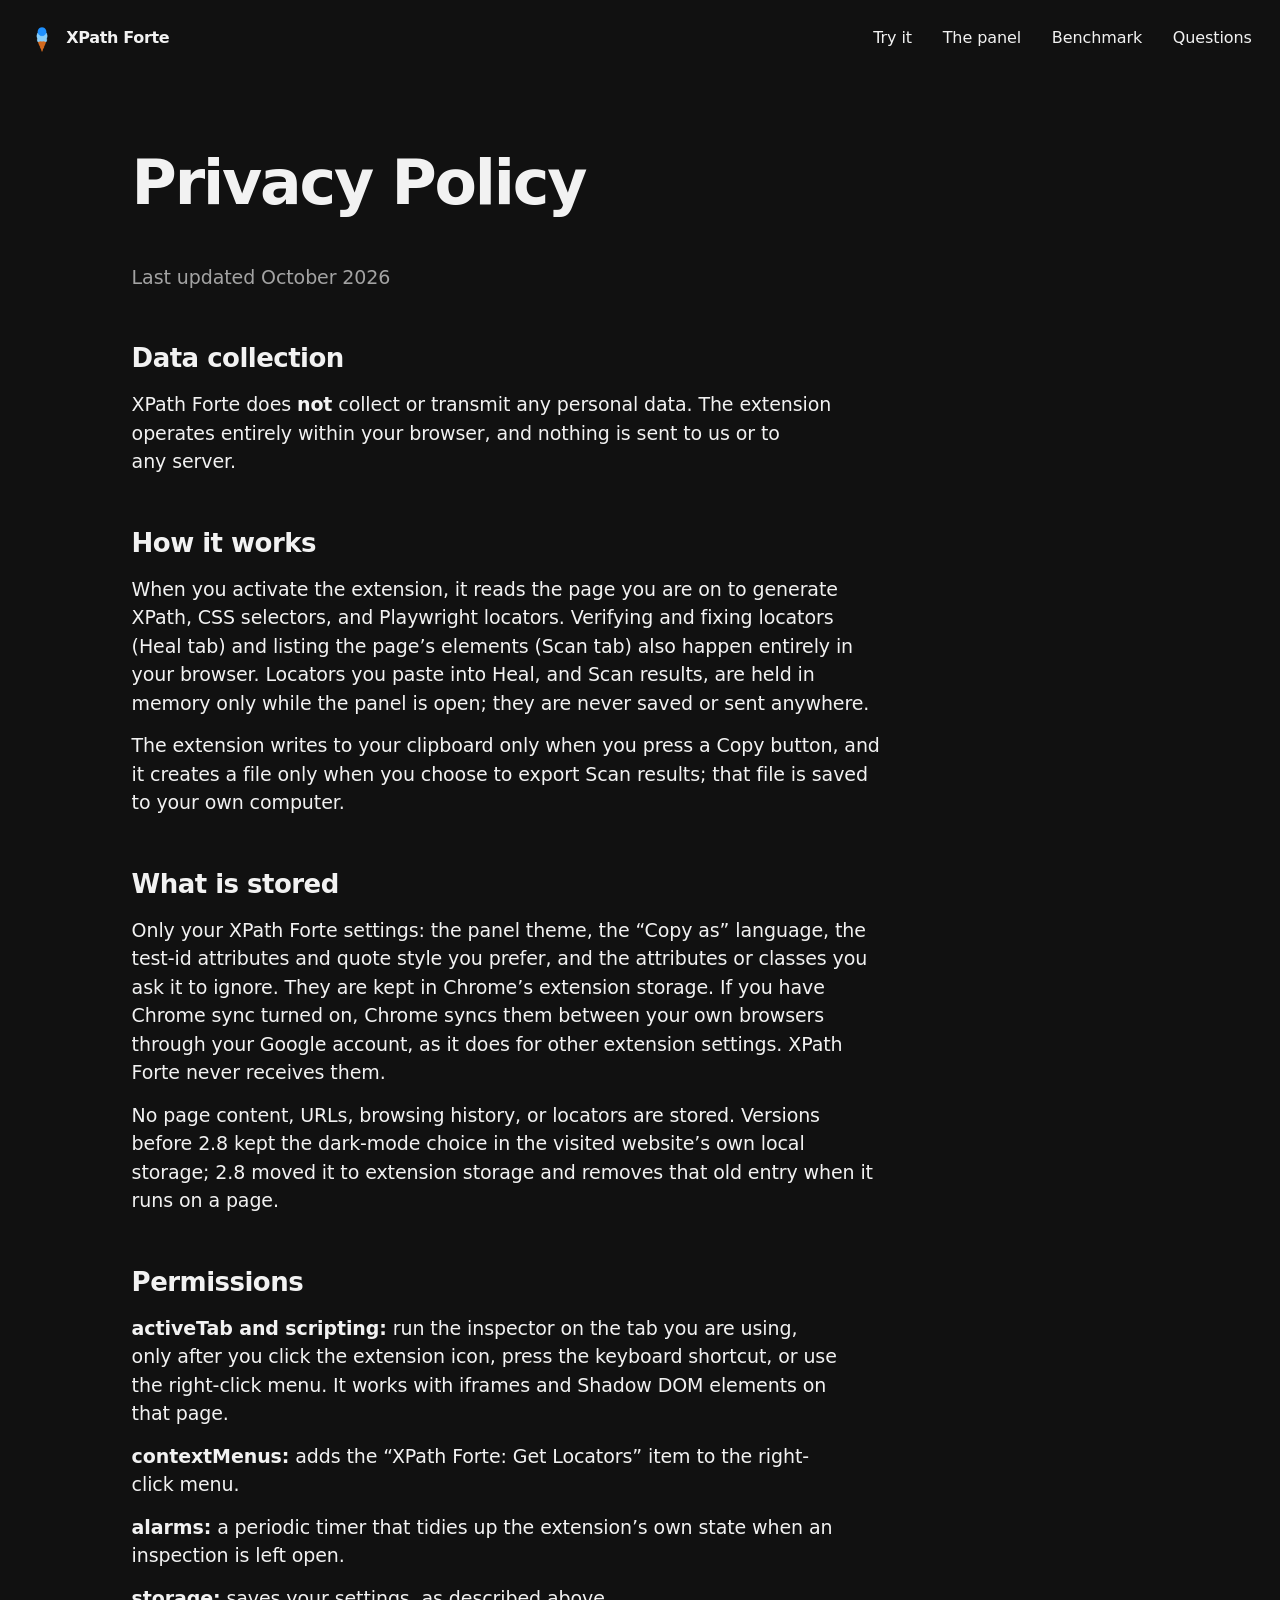
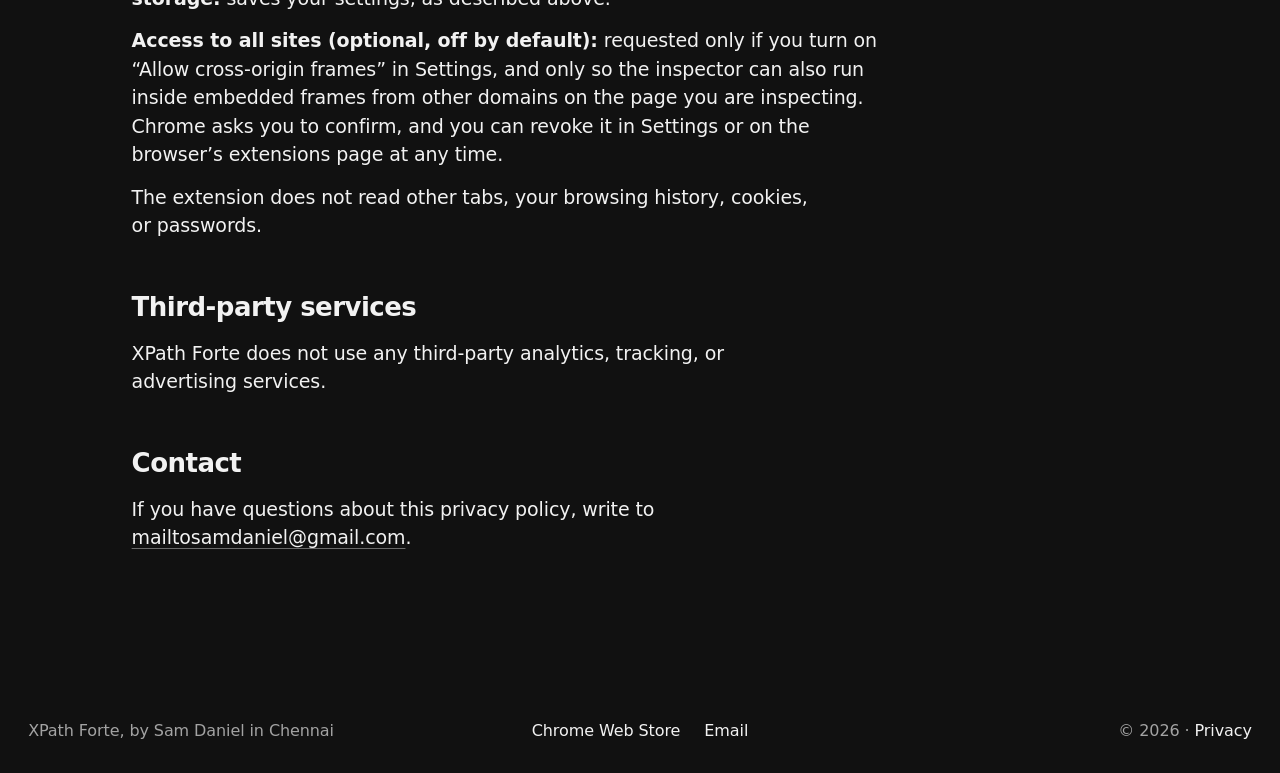
<file: privacy.html>
<!DOCTYPE html>
<html lang="en">
<head>
  <meta charset="UTF-8">
  <meta name="viewport" content="width=device-width, initial-scale=1.0">
  <title>Privacy Policy — XPath Forte</title>
  <meta name="description" content="XPath Forte does not collect or transmit any personal data. Everything runs inside your browser; the only thing it saves is your own settings.">
  <meta name="theme-color" content="#111111">
  <link rel="canonical" href="https://samdaniel-s.github.io/XpathForte/privacy.html">
  <link rel="icon" type="image/png" href="icons/icon128.png">
  <link rel="preconnect" href="https://api.fontshare.com">
  <link rel="preconnect" href="https://cdn.fontshare.com" crossorigin>
  <link href="https://api.fontshare.com/v2/css?f[]=switzer@400,500,600&display=swap" rel="stylesheet">
  <link rel="stylesheet" href="styles.css">
</head>
<body>
  <a class="skip" href="#main">Skip to content</a>

  <header class="bar">
    <a class="brand" href="index.html" aria-label="XPath Forte, home">
      <img src="icons/icon48.png" width="28" height="28" alt="">
      <span>XPath Forte</span>
    </a>
    <nav class="bar__nav" aria-label="Primary">
      <a href="index.html#try">Try it</a>
      <a href="index.html#panel">The panel</a>
      <a href="index.html#benchmark">Benchmark</a>
      <a href="index.html#questions">Questions</a>
    </nav>
  </header>

  <main id="main" class="doc">
    <h1 class="doc__title">Privacy Policy</h1>
    <div class="doc__body">
      <p class="doc__updated">Last updated October 2026</p>

      <h2>Data collection</h2>
      <p>XPath Forte does <strong>not</strong> collect or transmit any personal data. The extension operates entirely within your browser, and nothing is sent to us or to any server.</p>

      <h2>How it works</h2>
      <p>When you activate the extension, it reads the page you are on to generate XPath, CSS selectors, and Playwright locators. Verifying and fixing locators (Heal tab) and listing the page’s elements (Scan tab) also happen entirely in your browser. Locators you paste into Heal, and Scan results, are held in memory only while the panel is open; they are never saved or sent anywhere.</p>
      <p>The extension writes to your clipboard only when you press a Copy button, and it creates a file only when you choose to export Scan results; that file is saved to your own computer.</p>

      <h2>What is stored</h2>
      <p>Only your XPath Forte settings: the panel theme, the “Copy as” language, the test-id attributes and quote style you prefer, and the attributes or classes you ask it to ignore. They are kept in Chrome’s extension storage. If you have Chrome sync turned on, Chrome syncs them between your own browsers through your Google account, as it does for other extension settings. XPath Forte never receives them.</p>
      <p>No page content, URLs, browsing history, or locators are stored. Versions before 2.8 kept the dark-mode choice in the visited website’s own local storage; 2.8 moved it to extension storage and removes that old entry when it runs on a page.</p>

      <h2>Permissions</h2>
      <p><strong>activeTab and scripting:</strong> run the inspector on the tab you are using, only after you click the extension icon, press the keyboard shortcut, or use the right-click menu. It works with iframes and Shadow DOM elements on that page.</p>
      <p><strong>contextMenus:</strong> adds the “XPath Forte: Get Locators” item to the right-click menu.</p>
      <p><strong>alarms:</strong> a periodic timer that tidies up the extension’s own state when an inspection is left open.</p>
      <p><strong>storage:</strong> saves your settings, as described above.</p>
      <p><strong>Access to all sites (optional, off by default):</strong> requested only if you turn on “Allow cross-origin frames” in Settings, and only so the inspector can also run inside embedded frames from other domains on the page you are inspecting. Chrome asks you to confirm, and you can revoke it in Settings or on the browser’s extensions page at any time.</p>
      <p>The extension does not read other tabs, your browsing history, cookies, or passwords.</p>

      <h2>Third-party services</h2>
      <p>XPath Forte does not use any third-party analytics, tracking, or advertising services.</p>

      <h2>Contact</h2>
      <p>If you have questions about this privacy policy, write to <a class="link" href="mailto:mailtosamdaniel@gmail.com">mailtosamdaniel@gmail.com</a>.</p>
    </div>
  </main>

  <footer class="foot">
    <p class="foot__what">XPath Forte, by Sam Daniel in Chennai</p>
    <p class="foot__links">
      <a href="https://chromewebstore.google.com/detail/xpath-forte-by-sam/aapnajplekoonekkimnljfhcilllgedc" target="_blank" rel="noopener">Chrome Web Store</a>
      <a href="mailto:mailtosamdaniel@gmail.com">Email</a>
    </p>
    <p class="foot__legal">&copy; 2026 · <a href="privacy.html" aria-current="page">Privacy</a></p>
  </footer>
</body>
</html>
</file>
<file: styles.css>
/* XPath Forte — site styles.
   Direction: "The product performs" (tasteskill, seed 250120270). One grotesk (Switzer),
   a code face for literal code only. Colours: soft black ground, the logo's own
   chocolate (#d2691e) on the one action, its dodger blue (#1e90ff) as the stage that
   carries the product's interface. Fragments marked [data-ui] reproduce the real panel
   (public/content.css) and keep its own lines, radii and shadow. */

/* ===== Tokens ===== */
:root {
  --bg: #111111;
  --surface: #1c1c1c;
  --surface-2: #242424;
  --deep: #0a0a0a;
  --paper: #ececea;
  --ink: #f2f2f2;
  --muted: #a3a3a3;
  --paper-ink: #111111;
  --paper-muted: #545454;
  --accent: #d2691e;
  --accent-strong: #e27b31;
  --accent-ink: #111111;
  --stage: #1e90ff;

  --font: 'Switzer', ui-sans-serif, system-ui, -apple-system, 'Segoe UI', sans-serif;
  --mono: 'JetBrains Mono', ui-monospace, 'Cascadia Mono', Consolas, monospace; /* taste-skill-ignore: code only */

  --step-small: 0.875rem;                                     /* 14 */
  --step-body: clamp(1.0625rem, 1rem + 0.25vw, 1.1875rem);   /* 17–19 */
  --step-lead: clamp(1.25rem, 1.1rem + 0.7vw, 1.625rem);     /* 20–26 */
  --step-head: clamp(2rem, 1.3rem + 3.2vw, 4rem);            /* 32–64 */
  --step-display: clamp(2.6rem, 5.2vw, 5rem);                 /* 42–80 */

  --m: clamp(16px, 2.2vw, 32px);
  --g: clamp(12px, 1.4vw, 24px);
  --col: calc((100vw - 2 * var(--m) - 11 * var(--g)) / 12);
  --r: 3px;
  --gap-section: clamp(96px, 12vw, 200px);

  --ease-out: cubic-bezier(0.22, 1, 0.36, 1);
  --ease-expo: cubic-bezier(0.16, 1, 0.3, 1);
  --ease-in-out: cubic-bezier(0.76, 0, 0.24, 1);
  --ease-soft: cubic-bezier(0.33, 1, 0.68, 1);
  --t-press: 140ms;
  --t-hover: 180ms;
  --t-ui: 240ms;
  --t-reveal: 800ms;
}

/* ===== Base ===== */
*, *::before, *::after { box-sizing: border-box; }
html {
  -webkit-text-size-adjust: 100%;
  scroll-padding-top: 88px;
  background: var(--bg);
}
html.lenis, html.lenis body { height: auto; }
.lenis.lenis-smooth { scroll-behavior: auto !important; }
@media (prefers-reduced-motion: no-preference) { html:not(.lenis) { scroll-behavior: smooth; } }

body {
  margin: 0;
  background: var(--bg);
  color: var(--ink);
  font-family: var(--font);
  font-size: var(--step-body);
  line-height: 1.5;
  letter-spacing: -0.005em;
  -webkit-font-smoothing: antialiased;
  overflow-x: clip;
}
h1, h2, h3, p, ul, ol, figure { margin: 0; }
ul, ol { padding: 0; list-style: none; }
img { display: block; max-width: 100%; }
button, input, textarea { font: inherit; color: inherit; }
button { cursor: pointer; }
a { color: inherit; }
[hidden] { display: none !important; }
code, kbd { font-family: var(--mono); font-size: 0.9em; } /* taste-skill-ignore: literal code only */
.try__src { font-family: var(--mono); } /* taste-skill-ignore: a code editor */
::selection { background: var(--stage); color: #fff; }
:focus-visible { outline: 2px solid var(--stage); outline-offset: 3px; }

.sr-only {
  position: absolute; width: 1px; height: 1px; padding: 0; margin: -1px;
  overflow: hidden; clip: rect(0 0 0 0); white-space: nowrap; border: 0;
}
.skip {
  position: absolute; left: var(--m); top: -100px; z-index: 100;
  background: var(--ink); color: var(--bg); padding: 10px 16px; border-radius: var(--r);
}
.skip:focus { top: 12px; }

/* ===== Controls ===== */
.btn {
  display: inline-flex; align-items: center; justify-content: center;
  min-height: 46px; padding: 0 22px;
  border: 0; border-radius: var(--r);
  font-size: 1rem; font-weight: 500; line-height: 1; text-decoration: none;
  transition: transform var(--t-press) var(--ease-out), background-color var(--t-hover) ease, color var(--t-hover) ease;
}
.btn:active { transform: scale(0.97); }
.btn--accent { background: var(--accent); color: var(--accent-ink); }
.btn--light { background: var(--ink); color: var(--bg); }
.link {
  color: var(--ink);
  text-decoration: underline; text-decoration-color: color-mix(in srgb, currentColor 40%, transparent);
  text-underline-offset: 0.22em; text-decoration-thickness: 0.07em;
  transition: text-decoration-color var(--t-hover) ease, color var(--t-hover) ease;
}
.link--button { background: none; border: 0; padding: 0; font-size: 1rem; }
@media (hover: hover) and (pointer: fine) {
  .btn--accent:hover { background: var(--accent-strong); }
  .btn--light:hover { background: #fff; }
  .link:hover { text-decoration-color: currentColor; }
}

/* ===== Bar ===== */
.bar {
  position: sticky; top: 0; z-index: 50;
  display: flex; align-items: center; justify-content: space-between; gap: 24px;
  padding: 20px var(--m);
  background: var(--bg);
  transition: transform 320ms var(--ease-out);
}
.bar.is-away { transform: translateY(-100%); }
.brand { display: inline-flex; align-items: center; gap: 10px; font-weight: 600; font-size: 1rem; text-decoration: none; letter-spacing: -0.02em; }
.brand img { width: 28px; height: 28px; }
.bar__nav { display: flex; gap: clamp(16px, 2.4vw, 36px); font-size: 1rem; }
.bar__nav a { text-decoration: none; color: var(--ink); position: relative; padding: 6px 0; }
.bar__nav a::after {
  content: ''; position: absolute; left: 0; right: 0; bottom: 0; height: 2px; background: currentColor;
  transform: scaleX(0); transform-origin: left; transition: transform var(--t-ui) var(--ease-out);
}
@media (hover: hover) and (pointer: fine) { .bar__nav a:hover::after { transform: scaleX(1); } }
.bar__nav a:focus-visible::after { transform: scaleX(1); }

/* ===== Hero ===== */
.hero {
  position: relative;
  min-height: max(calc(100svh - 76px), 780px);
  padding: clamp(56px, 6vw, 84px) var(--m) 0;
}
.hero__text { width: calc(5 * var(--col) + 4 * var(--g)); position: relative; z-index: 1; }
.hero__title {
  font-size: var(--step-display);
  font-weight: 600;
  letter-spacing: -0.04em;
  line-height: 0.95;
  color: #f4f4f4;
}
.lines .line { display: block; overflow: clip; padding-bottom: 0.1em; margin-bottom: -0.1em; }
.lines [data-line] { display: block; }
.hero__lead {
  margin-top: 36px;
  max-width: 40ch;
  width: calc(4 * var(--col) + 3 * var(--g));
  min-width: min(100%, 22rem);
  font-size: var(--step-body);
  text-wrap: pretty;
}
.hero__actions { display: flex; flex-wrap: wrap; align-items: center; gap: 16px 28px; margin-top: 36px; }

.hero__stage {
  position: absolute;
  left: calc(var(--m) + 5 * (var(--col) + var(--g)));
  right: 0; top: clamp(110px, 15%, 160px); bottom: 0;
}
.hero__shutter {
  position: absolute; inset: 0;
  background: var(--stage);
  overflow: clip;
  /* The corner cut: the slant of the logo's cone, two columns wide */
  clip-path: polygon(0 clamp(72px, 9vw, 132px), calc(2 * var(--col) + var(--g)) 0, 100% 0, 100% 100%, 0 100%);
}
.hero__drift { position: absolute; inset: 0; }
.hero__shot {
  position: absolute; left: 56px; top: 56px;
  width: 730px; height: 660px;
  transform-origin: 0 0;
}

/* The page being inspected (a crop of someone's sign-up page) */
.page {
  position: absolute; left: 0; top: 64px;
  width: 470px; height: 540px;
  background: #ffffff; color: #1f2328;
  padding: 44px 48px;
  font-family: var(--font);
}
.page__card { width: 300px; }
.page__h { font-size: 22px; font-weight: 600; letter-spacing: -0.02em; margin-bottom: 22px; }
.page__label { font-size: 14px; font-weight: 500; margin: 14px 0 6px; color: #3d434b; }
.page__input { font-size: 15px; padding: 10px 12px; border: 1px solid #d0d5dc; border-radius: 6px; color: #6b7280; } /* taste-skill-ignore: replica of a real page (data-ui) */
.page__input--empty { color: transparent; }
.page__btn {
  position: relative; margin-top: 22px; display: inline-flex;
  padding: 11px 18px; border-radius: 6px; background: #1f2937; color: #fff; font-size: 15px; font-weight: 500;
}
.hl {
  position: absolute; inset: -5px;
  border: 2px solid #00d474; background: rgba(0, 212, 116, 0.2);
  pointer-events: none;
}

/* ===== Panel replica (the real extension's look, public/content.css) ===== */
.xf {
  position: relative;
  width: 380px;
  background: #ffffff; color: #333333;
  border-radius: 8px;
  overflow: hidden;
  font-family: var(--font);
  font-size: 13px; line-height: 1.4;
  text-align: left;
  letter-spacing: 0;
}
.xf--float { position: absolute; left: 330px; top: 0; box-shadow: 0 4px 12px rgba(0, 0, 0, 0.15), 0 18px 40px rgba(0, 0, 0, 0.18); } /* taste-skill-ignore: the panel floats over the page (data-ui) */
.xf code { font-family: var(--mono); font-size: 13px; }
.xf-head {
  display: flex; align-items: center; gap: 8px;
  padding: 10px 14px; background: #f8f8f8; border-bottom: 1px solid #eaeaea; /* taste-skill-ignore: real panel (data-ui) */
}
.xf-title { display: inline-flex; align-items: center; gap: 8px; font-size: 14px; font-weight: 600; letter-spacing: -0.01em; color: #333; white-space: nowrap; }
.xf-title img { width: 18px; height: 18px; }
.xf-tag { font-weight: 500; color: #0067b8; background: rgba(0, 120, 212, 0.08); padding: 2px 8px; border-radius: 10px; }
.xf-nav { display: inline-flex; gap: 2px; margin-left: 2px; }
.xf-nav > * {
  display: inline-flex; align-items: center; justify-content: center;
  width: 22px; height: 22px; padding: 0; border: 0; border-radius: 4px;
  background: rgba(0, 0, 0, 0.05); color: #444; font-size: 13px; line-height: 1;
  transition: background-color 120ms ease, color 120ms ease;
}
.xf-nav button:hover:not(:disabled) { background: rgba(0, 120, 212, 0.12); color: #0067b8; }
.xf-nav button:disabled { opacity: 0.4; cursor: default; }
.xf-x { margin-left: auto; font-size: 20px; line-height: 1; color: #666; }
.xf-tabs { display: flex; background: #f8f8f8; border-bottom: 1px solid #eaeaea; } /* taste-skill-ignore: real panel (data-ui) */
.xf-tabs > * {
  flex: 1; padding: 9px 4px; border: 0; background: none;
  border-bottom: 2px solid transparent;
  font-size: 13px; font-weight: 500; color: #5f5f5f; text-align: center; white-space: nowrap;
  transition: color 160ms ease, background-color 160ms ease, border-color 160ms ease;
}
.xf-tabs button:hover { color: #333; background: #f0f0f0; }
.xf-tabs .is-on, .xf-tabs [aria-selected="true"] { color: #0067b8; border-bottom-color: #0078d7; font-weight: 600; }
.xf-tabs button:focus-visible { outline-offset: -3px; }
.xf-test {
  display: flex; flex-wrap: wrap; align-items: center; gap: 6px;
  padding: 10px 16px; background: #fafafa; border-bottom: 1px solid #eaeaea; /* taste-skill-ignore: real panel (data-ui) */
}
.xf-test input, .xf-test__value {
  flex: 1; min-width: 0; padding: 6px 10px;
  border: 1px solid #c8c8c8; border-radius: 4px; background: #fff; color: #333;
  font-family: var(--mono); font-size: 13px; /* taste-skill-ignore: locator code (data-ui) */
  white-space: nowrap; overflow: hidden; text-overflow: ellipsis;
}
.xf-test input:focus { outline: none; border-color: #0078d7; box-shadow: 0 0 0 2px rgba(0, 120, 215, 0.15); } /* taste-skill-ignore: real panel focus ring (data-ui) */
.xf-test button, .xf-test__btn {
  padding: 6px 12px; border: 0; border-radius: 4px; background: #0078d7; color: #fff; font-size: 13px;
  transition: background-color 150ms ease;
}
.xf-test button:hover { background: #005a9e; }
.xf-test__result { flex-basis: 100%; padding: 4px 8px; border-radius: 4px; font-size: 13px; background: #e6f4ea; color: #137333; }
.xf-test__result.is-bad { background: #fce8e6; color: #c5221f; }
.xf-test__result.is-many { background: #fef7e0; color: #8a4b00; }
.xf-body { padding: 16px; }
.xf-best {
  margin-bottom: 14px; padding: 10px 12px;
  border: 1.5px solid #34a853; border-radius: 6px; background: #eaf6ed;
}
.xf-best.is-warn { border-color: #f9ab00; background: #fef7e0; }
.xf-best__label { display: flex; align-items: center; gap: 5px; margin-bottom: 6px; font-size: 13px; font-weight: 700; color: #137333; }
.xf-best.is-warn .xf-best__label { color: #8a4b00; }
.xf-best__label svg { color: #f9ab00; }
.xf-best__value {
  display: block; margin-bottom: 6px; padding: 6px 8px;
  background: rgba(255, 255, 255, 0.7); border: 1px solid rgba(52, 168, 83, 0.25); border-radius: 4px; /* taste-skill-ignore: real panel (data-ui) */
  color: #1a3d1f; line-height: 1.45; overflow-wrap: anywhere;
}
.xf-meta { display: flex; flex-wrap: wrap; align-items: center; gap: 4px 8px; margin-top: 4px; }
.xf-match { display: inline-flex; align-items: center; padding: 1px 8px; border-radius: 10px; font-size: 13px; font-weight: 600; white-space: nowrap; }
.xf-match.is-one { background: #e6f4ea; color: #137333; }
.xf-match.is-many { background: #fef7e0; color: #8a4b00; }
.xf-match.is-none { background: #fce8e6; color: #c5221f; }
.xf-stab { display: inline-flex; align-items: center; gap: 4px; font-size: 13px; font-weight: 500; }
.xf-stab .xf-dot { width: 7px; height: 7px; border-radius: 50%; }
.xf-stab.is-high { color: #137333; } .xf-stab.is-high .xf-dot { background: #34a853; }
.xf-stab.is-mid { color: #8a4b00; } .xf-stab.is-mid .xf-dot { background: #fbbc04; }
.xf-stab.is-low { color: #c5221f; } .xf-stab.is-low .xf-dot { background: #ea4335; }
.xf-type { padding: 1px 6px; border-radius: 3px; background: #e8f0fe; color: #1a5fc8; font-size: 13px; font-weight: 600; }
.xf-copy {
  margin-left: auto; padding: 4px 10px; border: 0; border-radius: 4px;
  background: #217a3a; color: #fff; font-size: 13px; font-weight: 600;
  transition: background-color 150ms ease, transform 100ms ease;
}
button.xf-copy:hover { background: #1a6630; }
button.xf-copy:active { transform: scale(0.95); }
.xf-copy.is-done { background: #137333; }
.xf-sec { margin: 4px 0 8px; padding-bottom: 4px; border-bottom: 1px solid #eaeaea; font-size: 14px; font-weight: 600; color: #333; } /* taste-skill-ignore: real panel (data-ui) */
.xf-item { padding: 8px 12px; margin-bottom: 8px; background: #f6f6f6; border-radius: 4px; transition: background-color 150ms ease; }
.xf-item code { display: block; color: #333; line-height: 1.45; overflow-wrap: anywhere; }
.xf-item:hover { background: #eef3f8; }
.xf-item--btn { display: block; width: 100%; border: 0; text-align: left; }
.xf-foot { display: flex; align-items: center; justify-content: center; gap: 8px; padding: 10px 16px; background: #f8f8f8; border-top: 1px solid #eaeaea; color: #5f5f5f; font-size: 13px; } /* taste-skill-ignore: real panel (data-ui) */
.xf-foot img { width: 16px; height: 16px; }
.xf-foot strong { color: #333; font-weight: 600; }
.xf-note { display: block; margin-bottom: 8px; color: #555; font-size: 13px; }
.xf-heal__input, .xf-heal__pasted {
  display: block; width: 100%; padding: 8px 10px;
  border: 1px solid #c8c8c8; border-radius: 4px; background: #fff; color: #333; /* taste-skill-ignore: real panel (data-ui) */
  font-family: var(--mono); font-size: 13px; line-height: 1.5; white-space: pre; overflow: hidden; resize: vertical; /* taste-skill-ignore: locator code (data-ui) */
}
.xf-heal__go {
  display: inline-flex; margin: 8px 0 10px; padding: 6px 14px; border: 0; border-radius: 4px;
  background: #0078d7; color: #fff; font-size: 13px; font-weight: 600;
}
button.xf-heal__go:hover { background: #005a9e; }
.xf-heal__rows li, .xf-scan__rows li {
  display: flex; align-items: center; justify-content: space-between; gap: 10px;
  padding: 7px 10px; margin-bottom: 6px; background: #f6f6f6; border-radius: 4px;
}
.xf-heal__rows code, .xf-scan__rows code { min-width: 0; overflow: hidden; text-overflow: ellipsis; white-space: nowrap; color: #333; }
.xf-heal__src { display: block; color: #5f5f5f; font-size: 13px; }
.xf-heal__rows .xf-heal__line { min-width: 0; display: flex; flex-direction: column; }
.xf-scan__bar { display: flex; align-items: center; gap: 8px; margin-bottom: 10px; color: #555; }
.xf-scan__bar .xf-copy:first-of-type { margin-left: auto; }
.xf-scan__bar .xf-copy + .xf-copy { margin-left: 0; background: #0078d7; }
.xf-scan__rows li { justify-content: flex-start; }
.xf-scan__tag { flex: none; padding: 1px 7px; border-radius: 10px; background: rgba(0, 120, 212, 0.08); color: #0067b8; font-family: var(--mono); font-size: 13px; } /* taste-skill-ignore: element tag code (data-ui) */

/* ===== Try it: input half, output half ===== */
.try {
  display: grid;
  grid-template-columns: 1fr 1fr;
  grid-template-rows: auto 1fr;
  margin-top: 0;
}
.try__in { grid-column: 1; grid-row: 2; background: var(--deep); }
.try__out { grid-column: 2; grid-row: 2; background: var(--paper); color: var(--paper-ink); }
.try__title {
  grid-column: 1 / -1; grid-row: 1;
  display: grid; grid-template-columns: 1fr 1fr;
  font-size: var(--step-display); font-weight: 600; letter-spacing: -0.04em; line-height: 0.95;
}
.try__title > span { display: block; padding: clamp(72px, 8vw, 120px) var(--m) 0; }
.try__title-a { background: var(--deep); padding-left: calc(var(--m) + var(--col) + var(--g)) !important; }
.try__title-b { background: var(--paper); color: var(--paper-ink); }
.try__in-inner, .try__out-inner { min-height: 72svh; padding: 40px var(--m) clamp(72px, 8vw, 120px); }
.try__in-inner { padding-left: calc(var(--m) + var(--col) + var(--g)); }
.try__intro { max-width: 52ch; color: var(--ink); text-wrap: pretty; }
.try__src {
  display: block; width: 100%; max-width: 60ch; margin-top: 28px;
  padding: 18px 20px;
  background: var(--surface); color: #e8e8e8;
  border: 0; border-radius: var(--r);
  font-size: 0.9375rem; line-height: 1.55;
  resize: vertical; tab-size: 2; white-space: pre-wrap; overflow-wrap: anywhere; overflow-y: auto;
  caret-color: var(--accent);
  transition: background-color var(--t-hover) ease;
}
.try__src:focus { background: #222; outline: 2px solid var(--stage); outline-offset: 0; }
.try__controls { display: flex; flex-wrap: wrap; align-items: center; gap: 14px 26px; margin-top: 20px; }
.try__log { margin-top: 18px; max-width: 46ch; min-height: 3em; color: var(--muted); font-size: var(--step-small); }
.try__log b { color: var(--ink); font-weight: 500; }
.try__log code { color: var(--ink); }
.try__out-inner { display: flex; flex-direction: column; align-items: flex-start; gap: 20px; }
.try__page { position: relative; width: min(600px, 100%); }
.try__page iframe {
  display: block; width: 100%; height: 300px; border: 0;
  background: #fff; border-radius: 0;
}
.try__noscript { padding: 20px; background: #fff; color: #333; }
.try__hl {
  position: absolute; left: 0; top: 0; width: 0; height: 0;
  pointer-events: none; opacity: 0;
  border: 2px solid #00d474; background: rgba(0, 212, 116, 0.2);
  transition: opacity 120ms ease;
}
.try__hl--pick { border-color: #00b862; background: rgba(0, 212, 116, 0.16); }
.try__hl.is-on { opacity: 1; }
.try__hl-tests > span {
  position: absolute; pointer-events: none;
  border: 2px dashed #1a73e8; background: rgba(26, 115, 232, 0.12);
}
.xf--live { width: min(600px, 100%); }
.xf--live .xf-body { height: 430px; overflow-y: auto; scrollbar-width: thin; overscroll-behavior: contain; }

/* ===== The panel, part by part ===== */
.plate { padding: var(--gap-section) var(--m) 0; }
.plate__title {
  width: calc(4 * var(--col) + 3 * var(--g));
  margin-bottom: 40px;
  text-align: right;
  font-size: var(--step-lead); font-weight: 600; letter-spacing: -0.02em; line-height: 1.15;
}
.plate__stage {
  position: relative;
  display: grid; grid-template-columns: repeat(12, minmax(0, 1fr)); column-gap: var(--g);
  align-items: start;
}
.plate__notes { position: relative; display: flex; flex-direction: column; gap: 28px; }
.plate__notes--l { grid-column: 1 / 5; text-align: right; }
.plate__notes--r { grid-column: 9 / 13; }
.plate__panel { grid-column: 5 / 9; justify-self: center; position: relative; }
.js .plate__notes.is-placed .note { position: absolute; left: 0; right: 0; }
.note__btn {
  display: block; width: 100%; max-width: 26ch; padding: 0; border: 0; background: none; text-align: inherit;
  cursor: default;
}
.plate__notes--l .note__btn { margin-left: auto; }
.plate__notes--r .note__btn { max-width: none; }
.note__name {
  display: block; font-size: var(--step-body); font-weight: 500; color: var(--ink); margin-bottom: 6px;
  transition: color var(--t-hover) ease;
}
.note__text { display: block; font-size: var(--step-small); line-height: 1.45; color: var(--muted); transition: color var(--t-hover) ease; }
.note.is-on .note__name { color: #31e08f; }
.note.is-on .note__text { color: var(--ink); }
.xf--plate { width: 380px; }
.xf--plate .xf-body { min-height: 470px; }
.plate__ring {
  position: absolute; left: 0; top: 0; width: 0; height: 0;
  border: 2px solid #00d474; background: rgba(0, 212, 116, 0.18);
  pointer-events: none; opacity: 0;
  transition: opacity 160ms ease, transform 260ms var(--ease-out), width 260ms var(--ease-out), height 260ms var(--ease-out);
}
.plate__ring.is-on { opacity: 1; }

/* ===== How it works: pinned fragment, changing state ===== */
.how {
  display: grid; grid-template-columns: repeat(12, minmax(0, 1fr)); column-gap: var(--g);
  padding: var(--gap-section) var(--m) 0;
}
.how__steps { grid-column: 1 / 6; }
.how__title { font-size: var(--step-lead); font-weight: 600; letter-spacing: -0.02em; padding-top: 14vh; }
.how__list { counter-reset: none; }
.step { min-height: 72vh; display: flex; flex-direction: column; justify-content: center; max-width: 30ch; }
.step:first-child { min-height: 58vh; justify-content: flex-start; padding-top: 10vh; }
.step:last-child { min-height: 50vh; }
.step__say { font-size: var(--step-lead); font-weight: 600; letter-spacing: -0.025em; line-height: 1.15; color: var(--muted); transition: color 400ms ease; }
.step__more { margin-top: 14px; color: var(--muted); transition: color 400ms ease; text-wrap: pretty; }
.step.is-on .step__say, .step.is-on .step__more { color: var(--ink); }
.how__stage {
  grid-column: 7 / 13;
  position: sticky; top: 14vh; align-self: start;
  margin-top: 14vh;
}
.how__board {
  position: relative;
  aspect-ratio: 1 / 1; max-height: 72vh; width: 100%;
  background: var(--stage);
  overflow: clip;
}
.how__count { margin-top: 14px; color: var(--muted); font-size: var(--step-small); font-variant-numeric: tabular-nums; }
.state { position: absolute; inset: 0; display: flex; align-items: center; justify-content: center; opacity: 0; visibility: hidden; transition: opacity 420ms ease, visibility 0s linear 420ms; }
.state.is-on { opacity: 1; visibility: visible; transition: opacity 420ms ease, visibility 0s; }
.state > [data-ui] { transition: transform 600ms var(--ease-out); transform: translateY(14px); }
.state.is-on > [data-ui] { transform: none; }
.xf--crop { width: 440px; }
.site {
  position: relative; width: 470px; background: #fff; color: #1f2328; font-family: var(--font);
  padding: 0 0 26px; border-radius: 6px; overflow: visible;
}
.site__bar { display: flex; align-items: center; gap: 22px; padding: 16px 22px; border-bottom: 1px solid #e6e6e6; font-size: 15px; color: #3d434b; } /* taste-skill-ignore: replica of a real page (data-ui) */
.site__logo { font-weight: 700; color: #111; margin-right: auto; letter-spacing: -0.02em; }
.site__hot { position: relative; }
.site__open { color: #111; font-weight: 600; }
.site__h { padding: 26px 22px 14px; font-size: 22px; font-weight: 600; letter-spacing: -0.02em; }
.site__row { display: flex; gap: 10px; padding: 0 22px; }
.site__tile { flex: 1; padding: 34px 12px 12px; background: #f3f4f6; border-radius: 6px; font-size: 14px; font-weight: 500; }
.site__menu {
  position: absolute; right: 14px; top: 52px; width: 190px;
  background: #fff; border-radius: 6px; padding: 6px;
  box-shadow: 0 10px 28px rgba(0, 0, 0, 0.18), 0 2px 6px rgba(0, 0, 0, 0.08); /* taste-skill-ignore: open menu floats (data-ui) */
  font-size: 15px;
}
.site__menu li { position: relative; padding: 9px 12px; border-radius: 4px; }
.site__menu li.site__hot { background: #f3f4f6; }
.state[data-state="1"] .site { min-height: 240px; }
.cursor { position: absolute; left: calc(50% + 34px); top: calc(50% - 64px); }
.key {
  position: absolute; left: 50%; bottom: 13%; transform: translateX(-50%);
  padding: 10px 34px 12px; border-radius: 6px;
  background: #fff; color: #111; font-size: 15px; font-weight: 500;
  border-bottom: 3px solid #9fb8d6;
}

/* ===== Benchmark ===== */
.bench { padding: var(--gap-section) var(--m) 0; }
.bench__top { display: flex; align-items: flex-end; justify-content: space-between; gap: 24px; }
.bench__title { font-size: var(--step-head); font-weight: 600; letter-spacing: -0.035em; line-height: 1; }
.bench__title > span { display: block; }
.bench__soft { color: var(--muted); }
.bench__lead { margin-top: 28px; max-width: 64ch; text-wrap: pretty; }
.bench__body { display: grid; grid-template-columns: 170px minmax(0, 1fr); gap: 40px; margin-top: 56px; }
.bench__tabs { display: flex; flex-direction: column; gap: 6px; }
.bench__tabs button {
  display: flex; flex-direction: column; justify-content: center; gap: 2px;
  min-height: 68px; padding: 0 16px; border: 0; border-radius: var(--r);
  background: var(--surface); color: var(--ink); text-align: left;
  transition: background-color var(--t-hover) ease, color var(--t-hover) ease;
}
.bench__tabs button:hover { background: var(--surface-2); }
.bench__tabs [aria-selected="true"], .bench__tabs [aria-selected="true"]:hover { background: var(--ink); color: var(--bg); }
.bench__tab-name { font-size: 1rem; font-weight: 500; }
.bench__tab-n { font-size: var(--step-small); color: inherit; opacity: 0.75; }
.bands { display: flex; flex-direction: column; gap: 4px; }
.band {
  display: grid; grid-template-columns: 64px minmax(0, 1fr) auto; align-items: center; column-gap: 20px;
  min-height: 84px; padding: 14px 22px;
  border-radius: var(--r); background: var(--surface);
  transition: background-color var(--t-hover) ease;
}
.band:nth-child(even) { background: var(--surface-2); }
.band:hover { background: #2c2c2c; }
.band__score { font-size: var(--step-body); font-weight: 600; font-variant-numeric: tabular-nums; }
.band__what { display: flex; flex-direction: column; gap: 4px; min-width: 0; }
.band__title { font-size: var(--step-body); font-weight: 500; }
.band__title code { font-size: 0.85em; }
.band__loc { font-size: var(--step-small); color: var(--muted); overflow-wrap: anywhere; }
.band__verdict { font-size: var(--step-small); color: var(--ink); white-space: nowrap; text-align: right; }
.bench__fits {
  display: flex; flex-wrap: wrap; align-items: center; justify-content: space-between; gap: 14px 28px;
  margin-top: clamp(80px, 9vw, 140px);
  font-size: var(--step-body); font-weight: 500; letter-spacing: -0.01em;
}
.bench__fits-lead { color: var(--muted); font-size: var(--step-body); font-weight: 400; letter-spacing: 0; }

/* ===== Questions ===== */
.faq {
  display: grid; grid-template-columns: repeat(12, minmax(0, 1fr)); column-gap: var(--g);
  margin-top: clamp(96px, 10vw, 160px);
  padding: clamp(88px, 9vw, 140px) var(--m);
  align-items: start;
  background: var(--paper); color: var(--paper-ink);
}
.faq__list { grid-column: 1 / 6; }
.faq__title { font-size: var(--step-body); font-weight: 500; color: var(--paper-muted); margin-bottom: 18px; letter-spacing: 0; }
.qa { margin-bottom: 4px; }
.qa__q { font: inherit; }
.qa__q button {
  display: flex; align-items: baseline; gap: 14px; width: 100%;
  padding: 9px 0; border: 0; background: none; text-align: left;
  font-size: var(--step-body); color: var(--paper-muted);
  transition: color var(--t-hover) ease;
}
.qa__q button::before {
  content: ''; flex: none; width: 8px; height: 8px; border-radius: 50%;
  background: #8c8c8c; transform: translateY(-0.12em);
  transition: background-color var(--t-hover) ease, transform var(--t-ui) var(--ease-out);
}
.qa__q button:hover, .qa.is-on .qa__q button { color: var(--paper-ink); }
.qa.is-on .qa__q button::before { background: var(--accent); transform: translateY(-0.12em) scale(1.25); }
.qa__a { padding: 4px 0 14px 22px; max-width: 46ch; }
.qa__a code { font-size: 0.85em; }
.faq__pane { grid-column: 7 / 13; position: sticky; top: 120px; display: none; }
.faq__answer {
  font-size: var(--step-lead); line-height: 1.3; max-width: 30ch; text-wrap: pretty;
  transition: opacity 150ms ease;
}
.faq__answer.is-swapping { opacity: 0; }
.faq__answer code { font-size: 0.8em; }
@media (min-width: 900px) {
  .js .faq__pane { display: block; padding-top: 44px; }
  .js .qa__a { display: none; }
}
@media (max-width: 899px) {
  .js .qa:not(.is-on) .qa__a { display: none; }
}

/* ===== The ask ===== */
.end { padding: max(24svh, 190px) var(--m) max(18svh, 130px); }
.end__say { max-width: 34ch; font-size: var(--step-lead); font-weight: 400; line-height: 1.3; letter-spacing: -0.01em; text-wrap: balance; }
.end__actions { display: flex; flex-wrap: wrap; align-items: center; gap: 16px 28px; margin-top: 28px; }

/* ===== Footer: one quiet line ===== */
.foot {
  display: grid; grid-template-columns: 1fr auto 1fr; align-items: baseline; gap: 16px;
  padding: 0 var(--m) 30px;
  font-size: 1rem; color: var(--muted);
}
.foot p { margin: 0; }
.foot__links { display: flex; gap: 24px; }
.foot a { color: var(--ink); text-decoration: none; }
.foot a:hover { text-decoration: underline; text-underline-offset: 0.2em; }
.foot__legal { text-align: right; }

/* ===== Privacy page ===== */
.doc { padding: clamp(56px, 6vw, 96px) var(--m) var(--gap-section); }
.doc__title { font-size: var(--step-head); font-weight: 600; letter-spacing: -0.035em; line-height: 1; margin-left: calc(var(--col) + var(--g)); }
.doc__body { max-width: 62ch; margin: 48px 0 0 calc(var(--col) + var(--g)); }
.doc__body h2 { font-size: var(--step-lead); font-weight: 600; letter-spacing: -0.02em; margin: 48px 0 12px; }
.doc__body p { margin-bottom: 14px; text-wrap: pretty; }
.doc__updated { color: var(--muted); }

/* ===== Tablet ===== */
@media (max-width: 1100px) {
  .hero { min-height: 0; padding-bottom: 0; }
  .hero__text { width: auto; max-width: 760px; }
  .hero__lead { width: auto; }
  .hero__stage { position: relative; left: auto; right: auto; top: auto; bottom: auto; height: 600px; margin: 64px calc(-1 * var(--m)) 0; }
  .hero__shutter { clip-path: polygon(0 88px, 180px 0, 100% 0, 100% 100%, 0 100%); }
  .hero__shot { left: max(var(--m), 32px); top: 64px; }
  .plate__notes--l { grid-column: 1 / 4; }
  .plate__panel { grid-column: 4 / 10; }
  .plate__notes--r { grid-column: 10 / 13; }
  .plate__title { width: calc(3 * var(--col) + 2 * var(--g)); }
}

@media (max-width: 900px) {
  .try { display: flex; flex-direction: column; }
  .try__title { order: 0; display: block; padding-top: 80px; background: var(--deep); font-size: clamp(2.4rem, 10vw, 3.6rem); }
  .try__title > span, .try__title-a { padding: 0 var(--m) !important; }
  .try__title-b { background: var(--deep); color: var(--ink); text-align: left; }
  .try__in { order: 1; }
  .try__out { order: 2; }
  .try__in-inner, .try__out-inner { min-height: 0; padding: 32px var(--m) 48px; }
  .try__out-inner { padding-top: 40px; padding-bottom: 80px; }
  .try__src { max-width: none; }
  .try__src { font-size: 0.8125rem; padding: 14px 14px; }

  .plate__title { width: auto; text-align: left; }
  .plate__stage { display: flex; flex-direction: column; gap: 40px; }
  .plate__panel { order: 1; align-self: center; }
  .plate__notes { order: 2; display: grid; grid-template-columns: 1fr 1fr; gap: 28px var(--g); }
  .plate__notes--l { text-align: left; }
  .plate__notes--l .note__btn { margin-left: 0; }
  .plate__notes--r { order: 3; }

  .how { display: block; }
  .how__title { padding-top: 0; }
  .how__stage { position: static; margin: 40px calc(-1 * var(--m)) 0; }
  .how__board { aspect-ratio: auto; height: 400px; max-height: none; }
  .how--inline .how__stage { display: none; }
  .step, .step:first-child, .step:last-child { min-height: 0; max-width: none; padding: 44px 0 0; justify-content: flex-start; }
  .how--inline .step__say, .how--inline .step__more { color: var(--ink); max-width: 34ch; }
  .step__shot { position: relative; margin: 24px calc(-1 * var(--m)) 0; padding: 40px var(--m) 48px; background: var(--stage); overflow: clip; }
  .step__shot .state { position: relative; inset: auto; flex-direction: column; gap: 24px; opacity: 1; visibility: visible; transition: none; }
  .step__shot .key { position: static; transform: none; }
  .step__shot .cursor { left: calc(50% + 60px); top: 48px; }
  .step__shot .state > [data-ui] { transform: none; }

  .bench__top { flex-direction: column; align-items: stretch; }
  .bench__top .btn { align-self: stretch; }
  .bench__body { grid-template-columns: 1fr; gap: 20px; }
  .bench__tabs { display: grid; grid-template-columns: 1fr 1fr; }
  .bench__tabs button { min-height: 60px; padding: 0 14px; }
  .band { grid-template-columns: 1fr; row-gap: 6px; padding: 16px; }
  .band__verdict { text-align: left; }

  .faq__list { grid-column: 1 / -1; }
  .foot { grid-template-columns: 1fr; gap: 8px; padding-bottom: 24px; }
  .foot__links { flex-wrap: wrap; gap: 8px 24px; }
  .foot__legal { text-align: left; }
  .doc__title, .doc__body { margin-left: 0; }
}

@media (max-width: 600px) {
  .bar { padding-block: 14px; }
  .bar__nav { gap: 14px; font-size: var(--step-small); }
  .bar__nav a[href="#panel"] { display: none; }
  .hero { padding-top: 40px; }
  .hero__title { font-size: clamp(2.4rem, 11vw, 3.4rem); }
  .hero__lead { margin-top: 24px; font-size: 1rem; }
  .hero__actions { margin-top: 28px; }
  .hero__stage { height: 560px; margin-top: 48px; }
  .hero__shutter { clip-path: polygon(0 56px, 72px 0, 100% 0, 100% 100%, 0 100%); }
  .hero__shot { left: 16px; top: 72px; width: 380px; }
  .page { display: none; }
  .xf--float { left: 0; top: 0; }
  .plate__notes { grid-template-columns: 1fr; }
  .xf--plate, .xf--crop { width: min(380px, calc(100vw - 2 * var(--m))); }
  .site { width: min(360px, calc(100vw - 32px)); }
  .site__bar { gap: 14px; }
  .bench__tab-name { font-size: 0.9375rem; }
}

/* ===== Motion (only when scripting works and motion is welcome) ===== */
@media (prefers-reduced-motion: no-preference) {
  /* Load: headline lines rise, the sentence and action follow, the stage opens like a shutter */
  .js .hero [data-line] { transform: translateY(105%); animation: rise-line 900ms var(--ease-expo) forwards; animation-delay: calc(120ms + var(--i) * 100ms); }
  .js .hero [data-load] { opacity: 0; transform: translateY(14px); animation: rise 560ms var(--ease-out) forwards; animation-delay: var(--d); }
  .js .hero__stage { clip-path: inset(100% 0 0 0); animation: shutter 1100ms var(--ease-in-out) 180ms forwards; }
  .js .hero__shot { transform: scale(1.12); animation: settle 1500ms var(--ease-soft) 120ms forwards; }
  .js .hero__shot .hl { opacity: 0; animation: fade 360ms ease 1250ms forwards; }

  /* Reveal once on scroll; parts stagger by --d */
  .js [data-reveal] { opacity: 0; transform: translateY(24px); transition: opacity 700ms var(--ease-out), transform 900ms var(--ease-expo); transition-delay: var(--d, 0ms); }
  .js [data-reveal].is-in { opacity: 1; transform: none; }
  .js [data-slide] { opacity: 0; transition: opacity 700ms var(--ease-out), transform 1000ms var(--ease-expo); }
  .js [data-slide="left"] { transform: translateX(-48px); }
  .js [data-slide="right"] { transform: translateX(48px); transition-delay: 90ms; }
  .js [data-slide].is-in { opacity: 1; transform: none; }

  /* Headings split into lines that rise from behind their baseline */
  [data-lines] .line { display: block; overflow: clip; padding-bottom: 0.12em; margin-bottom: -0.12em; }
  [data-lines] .line > span { display: block; }
  .is-split .line > span { transform: translateY(110%); }
  .is-split.is-in .line > span { transform: none; transition: transform 900ms var(--ease-expo) calc(var(--i) * 90ms); }

  /* Bands arrive row by row, again on each tab */
  .js .bands .band { opacity: 0; transform: translateY(16px); }
  .js .bands.is-in .band { opacity: 1; transform: none; transition: opacity 500ms var(--ease-out), transform 700ms var(--ease-expo); transition-delay: calc(var(--i, 0) * 70ms); }
  .js .bench__title > span { transform: translateY(105%); }
  .js .bench__title { overflow: clip; padding-bottom: 0.08em; }
  .js .bench__title.is-in > span { transform: none; transition: transform 900ms var(--ease-expo); }
  .js .bench__title.is-in > span + span { transition-delay: 90ms; }

  /* The live panel's results settle in when the engine re-runs */
  .xf-body [data-panel] > * { animation: rise-small 320ms var(--ease-out) both; }
  .xf-body [data-panel] > :nth-child(2) { animation-delay: 30ms; }
  .xf-body [data-panel] > :nth-child(n+3) { animation-delay: 60ms; }
  .xf-heal__rows li { animation: rise-small 320ms var(--ease-out) both; animation-delay: calc(var(--i, 0) * 70ms); }

  /* The hero picture drifts a little as the hero leaves */
  @supports (animation-timeline: view()) {
    .hero__drift { animation: drift linear both; animation-timeline: view(); animation-range: exit 0% exit 100%; }
  }
}
@keyframes rise-line { to { transform: none; } }
@keyframes rise { to { opacity: 1; transform: none; } }
@keyframes rise-small { from { opacity: 0; transform: translateY(6px); } to { opacity: 1; transform: none; } }
@keyframes shutter { to { clip-path: inset(0 0 0 0); } }
@keyframes settle { to { transform: none; } }
@keyframes fade { to { opacity: 1; } }
@keyframes drift { from { transform: none; } to { transform: translateY(-7%); } }
</file>
